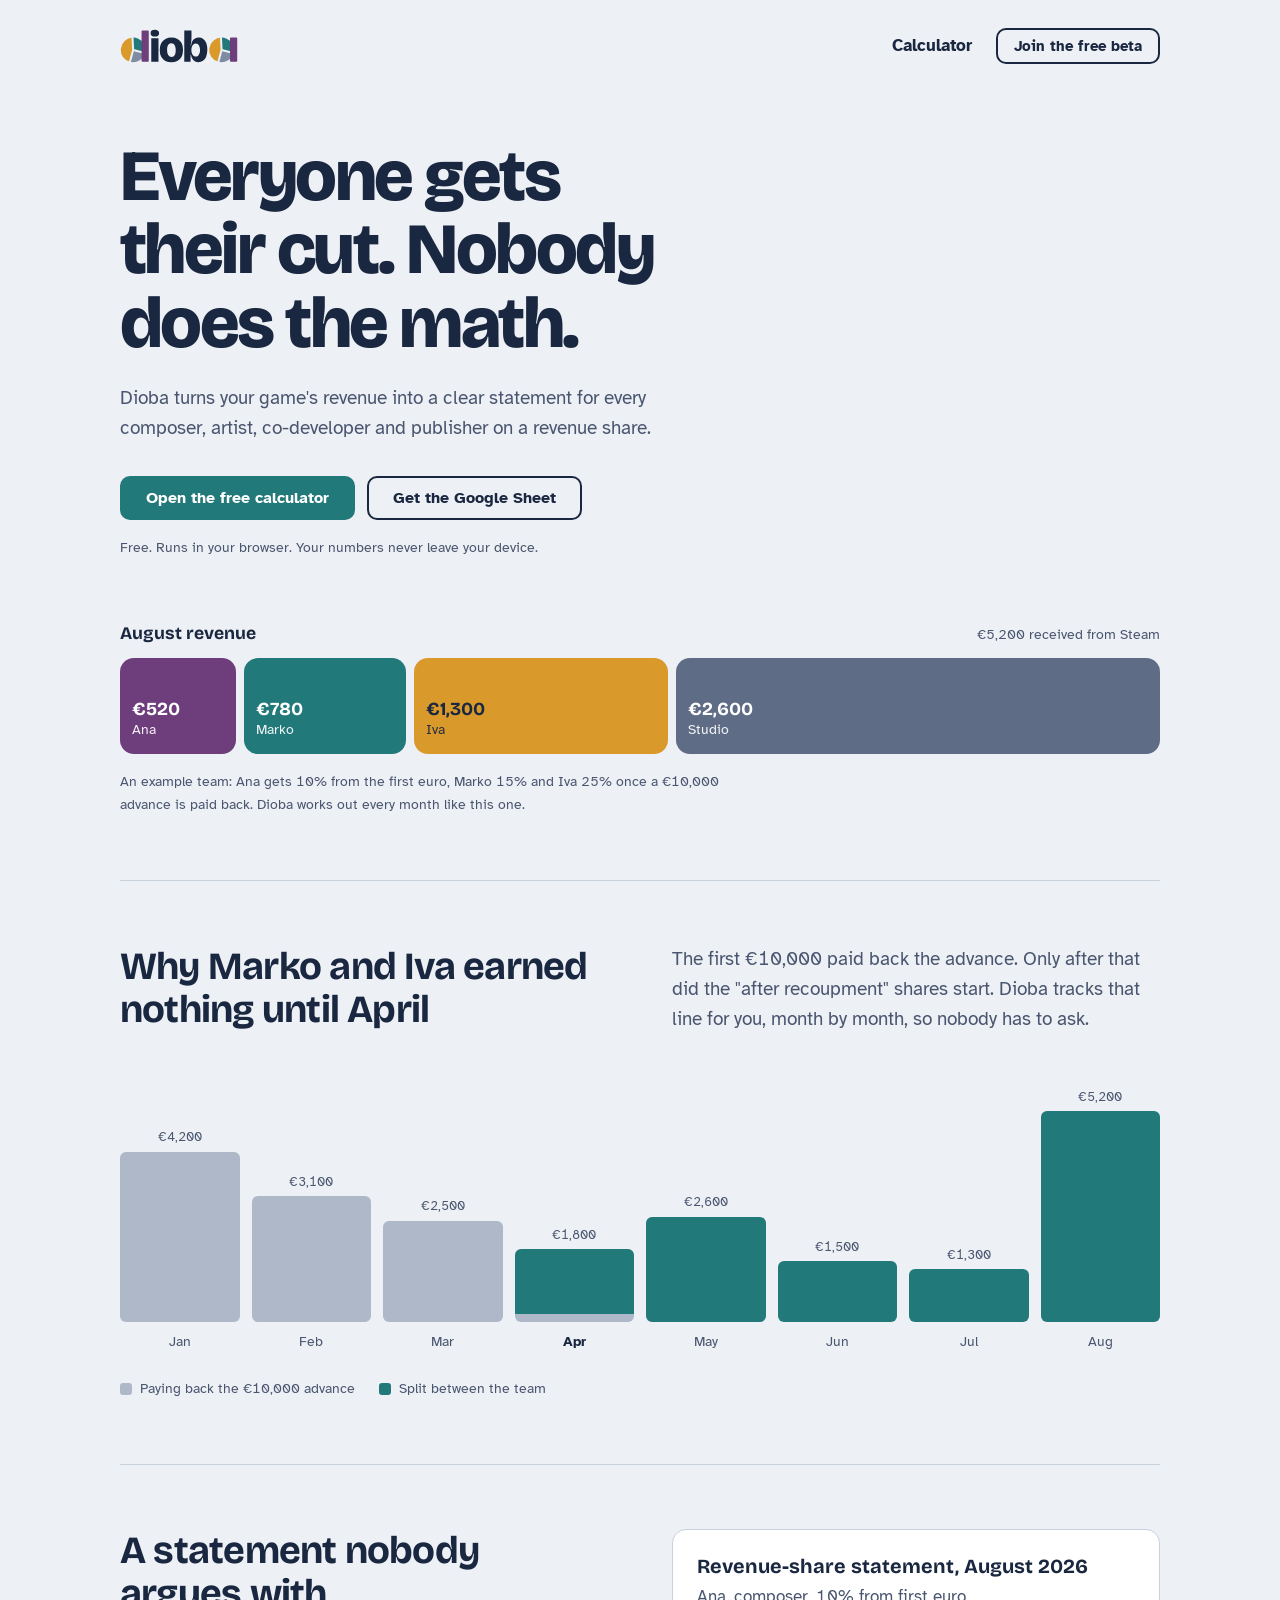
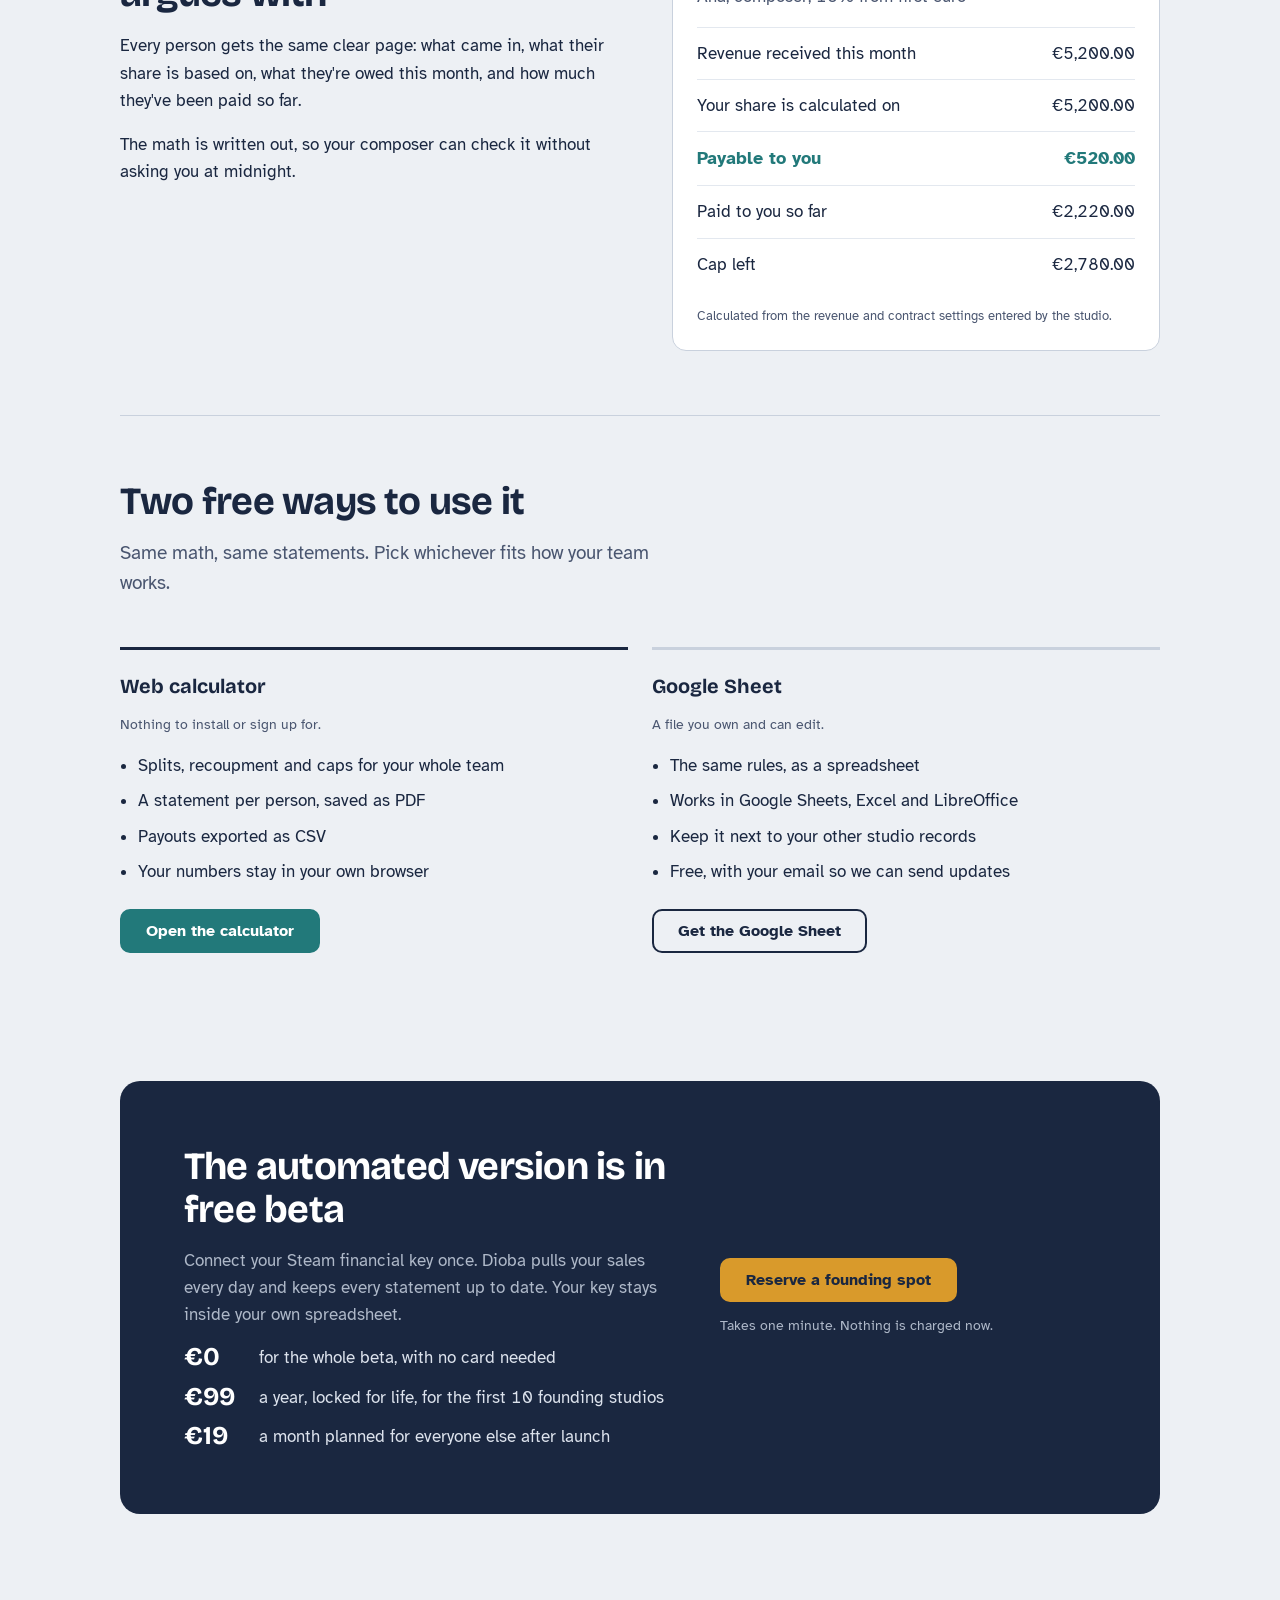
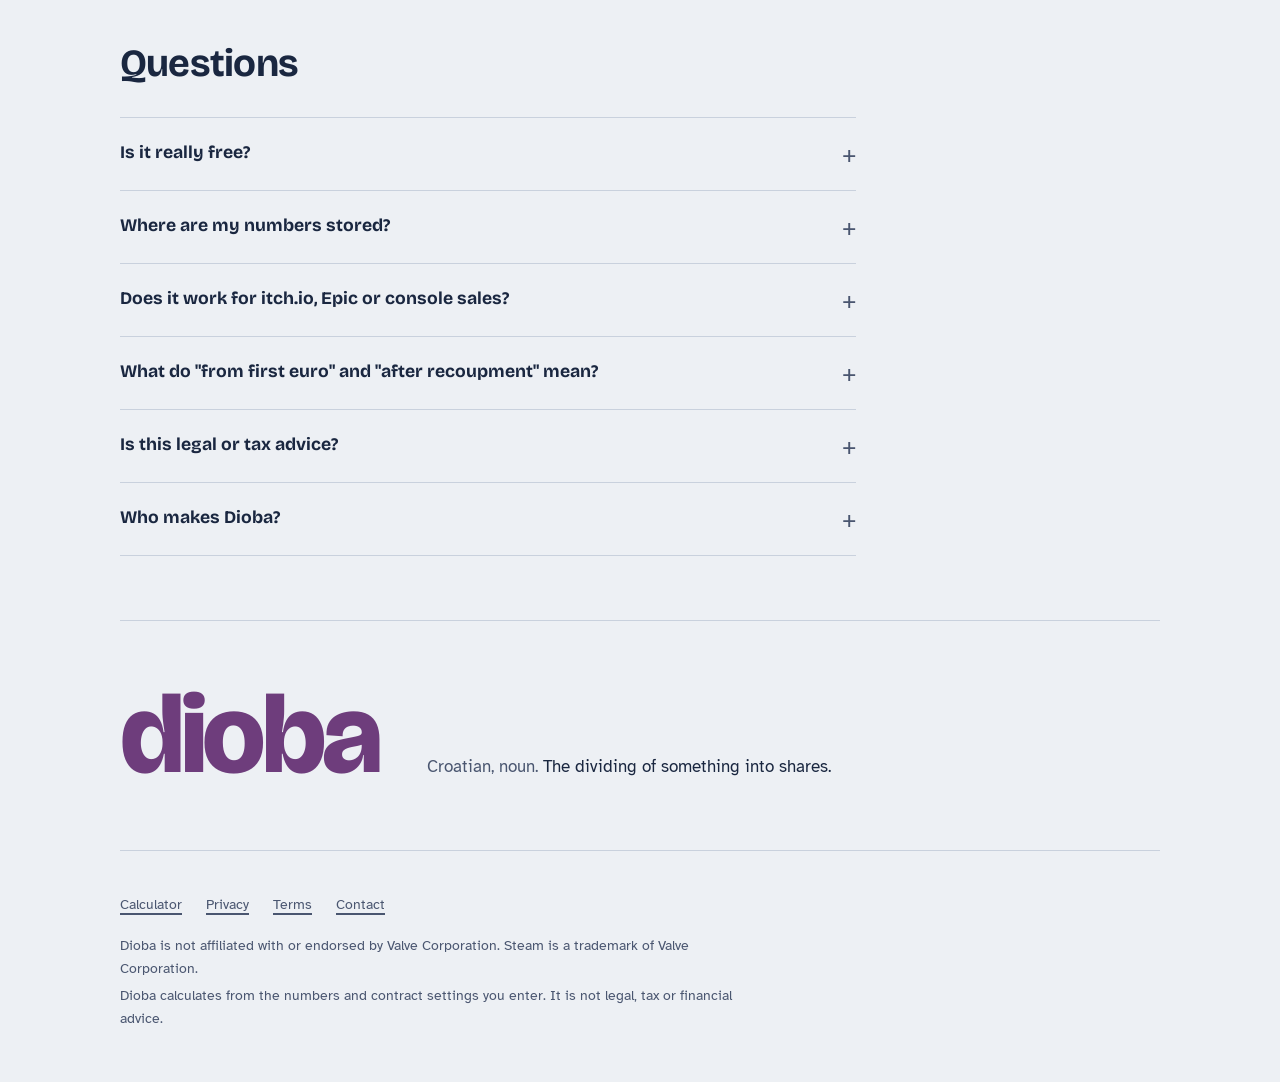
<file: index.html>
<!DOCTYPE html>
<html lang="en">
<head>
<meta charset="utf-8">
<meta name="viewport" content="width=device-width, initial-scale=1">
<title>Rev-Share Calculator &amp; Statements for Indie Game Teams | Dioba</title>
<link rel="canonical" href="https://dioba.app/">
<meta name="description" content="Split your game's revenue between everyone on a revenue share, including recoupment and caps, and give each person a clear statement. Free calculator, runs in your browser.">
<link rel="icon" href="assets/favicon.svg" type="image/svg+xml">
<link rel="icon" href="assets/favicon-32.png" type="image/png" sizes="32x32">
<link rel="manifest" href="site.webmanifest">
<meta name="theme-color" content="#1A2740">
<link rel="apple-touch-icon" href="assets/apple-touch-icon.png">
<meta property="og:type" content="website">
<meta property="og:url" content="https://dioba.app/">
<meta property="og:title" content="Dioba: everyone gets their cut, nobody does the math">
<meta property="og:description" content="Free rev-share calculator for indie game teams: splits, recoupment, caps and a statement for every person.">
<meta property="og:image" content="https://dioba.app/assets/og-image.png">
<meta property="og:image:width" content="2400">
<meta property="og:image:height" content="1260">
<meta property="og:image:alt" content="Dioba logo with the line: Everyone gets their cut. Nobody does the math.">
<meta name="twitter:card" content="summary_large_image">
<link rel="preload" href="assets/fonts/bricolage-grotesque-latin-opsz-normal.woff2" as="font" type="font/woff2" crossorigin>
<link rel="preload" href="assets/fonts/atkinson-hyperlegible-latin-400-normal.woff2" as="font" type="font/woff2" crossorigin>
<link rel="stylesheet" href="assets/tokens.css">
<script type="application/ld+json">[{"@context": "https://schema.org", "@type": "Organization", "name": "Dioba", "url": "https://dioba.app/", "logo": "https://dioba.app/assets/apple-touch-icon.png", "email": "hello@dioba.app"}, {"@context": "https://schema.org", "@type": "FAQPage", "mainEntity": [{"@type": "Question", "name": "Is it really free?", "acceptedAnswer": {"@type": "Answer", "text": "Yes. The web calculator and the Google Sheet are free, with no account. The automated Steam sync is free during the beta; a paid plan comes later, and you decide then whether you want it."}}, {"@type": "Question", "name": "Where are my numbers stored?", "acceptedAnswer": {"@type": "Answer", "text": "In the web calculator, only in your own browser on your own device. Nothing is sent to us. In the Google Sheet, in your own Google account."}}, {"@type": "Question", "name": "Does it work for itch.io, Epic or console sales?", "acceptedAnswer": {"@type": "Answer", "text": "Yes. Type in the revenue you received from any store, and the calculator splits it the same way. The automatic sync starts with Steam."}}, {"@type": "Question", "name": "What do \"from first euro\" and \"after recoupment\" mean?", "acceptedAnswer": {"@type": "Answer", "text": "\"From first euro\" shares are paid on every euro you receive. \"After recoupment\" shares only start once an advance, or your own costs, has been paid back from revenue. Most rev-share disagreements come from never deciding which one applies."}}, {"@type": "Question", "name": "Is this legal or tax advice?", "acceptedAnswer": {"@type": "Answer", "text": "No. Dioba calculates from the numbers and contract settings you enter. For contracts and taxes, talk to a lawyer or accountant."}}, {"@type": "Question", "name": "Who makes Dioba?", "acceptedAnswer": {"@type": "Answer", "text": "A solo developer in Croatia who thinks splitting revenue should be the easy part of making a game together. Write any time: hello@dioba.app."}}]}]</script>
<script src="assets/site.js"></script>
<style>
  section { padding: var(--s-8) 0; }
  section + section { border-top: 1px solid var(--line); }
  #beta, #beta + section { border-top: none; }
  figure { margin: 0; }

  /* Hero */
  .hero { padding: var(--s-7) 0 var(--s-8); border-top: none; }
  .hero .h-hero { max-width: 13ch; margin-bottom: var(--s-5); }
  .hero .lead { margin-bottom: var(--s-6); }
  .actions { display: flex; flex-wrap: wrap; gap: var(--s-3); }
  .reassure { margin: var(--s-4) 0 0; }

  /* Split bar */
  .split { margin-top: var(--s-8); }
  .split-head { display: flex; justify-content: space-between; align-items: baseline; gap: var(--s-4); margin-bottom: var(--s-3); }
  .split-head strong { font: 700 1.1rem/1.2 var(--display); }
  .bar { display: flex; height: 96px; }
  .seg { display: flex; flex-direction: column; justify-content: flex-end; min-width: 0; padding: var(--s-3);
         color: #fff; transition: margin-left 900ms cubic-bezier(.2,.8,.2,1), border-radius 900ms; }
  .seg:first-child { border-radius: var(--r-xl) 0 0 var(--r-xl); }
  .seg:last-child { border-radius: 0 var(--r-xl) var(--r-xl) 0; }
  .bar.open .seg { border-radius: var(--r-lg); }
  .bar.open .seg + .seg { margin-left: var(--s-2); }
  .seg b { font: 700 1.15rem/1.1 var(--display); white-space: nowrap; }
  .seg span { font-size: 0.88rem; opacity: 0.92; white-space: nowrap; overflow: hidden; text-overflow: ellipsis; }
  .seg.s1 { flex: 10; background: var(--seg-1); }
  .seg.s2 { flex: 15; background: var(--seg-2); }
  .seg.s3 { flex: 25; background: var(--seg-3); color: var(--ink); }
  .seg.s4 { flex: 50; background: var(--seg-4); }
  .legend { display: none; list-style: none; margin: var(--s-4) 0 0; padding: 0; }
  .legend li { display: flex; align-items: center; gap: var(--s-3); padding: var(--s-2) 0; border-bottom: 1px solid var(--rule); }
  .legend i { width: 12px; height: 12px; border-radius: 3px; flex: none; }
  .legend b { margin-left: auto; }
  .caption { margin-top: var(--s-4); max-width: 38rem; }

  /* Two-column text + object */
  .pair { display: grid; grid-template-columns: 1fr 1fr; gap: var(--s-8); align-items: start; }
  .pair .h2 { margin-bottom: var(--s-4); }
  .pair p { max-width: var(--measure); }

  /* Recoupment strip */
  .recoup-head { display: grid; grid-template-columns: 1fr 1fr; gap: var(--s-8); margin-bottom: var(--s-7); }
  .recoup-head .h2 { margin-bottom: 0; }
  .strip { display: grid; grid-template-columns: repeat(8, 1fr); gap: var(--s-3); align-items: end; height: 240px; }
  .col { display: flex; flex-direction: column; justify-content: flex-end; height: 100%; }
  .col .amt { font-size: var(--t-micro); color: var(--ink-soft); text-align: center; margin-bottom: var(--s-1); }
  .col .stack { display: flex; flex-direction: column-reverse; border-radius: var(--r-sm); overflow: hidden; }
  .col .paid { background: var(--recoup); }
  .col .shared { background: var(--primary); }
  .months { display: grid; grid-template-columns: repeat(8, 1fr); gap: var(--s-3); margin-top: var(--s-2); }
  .months span { text-align: center; font-size: var(--t-small); color: var(--ink-soft); }
  .months span.mark { color: var(--ink); font-weight: 700; }
  .key { display: flex; flex-wrap: wrap; gap: var(--s-5); margin-top: var(--s-5); font-size: var(--t-small); color: var(--ink-soft); }
  .key span { display: inline-flex; align-items: center; gap: var(--s-2); }
  .key i { width: 12px; height: 12px; border-radius: 3px; display: inline-block; }

  /* Statement card */
  .statement .h3 { margin-bottom: var(--s-1); }
  .statement .who { color: var(--ink-soft); margin: 0 0 var(--s-4); }
  .statement .fine { font-size: var(--t-micro); color: var(--ink-soft); margin: var(--s-4) 0 0; }

  /* Two ways */
  .ways { display: grid; grid-template-columns: 1fr 1fr; gap: var(--s-5); margin-top: var(--s-7); }
  .way { border-top: 3px solid var(--ink); padding-top: var(--s-5); }
  .way .h3 { margin-bottom: var(--s-2); }
  .way ul { margin: var(--s-4) 0 var(--s-5); padding-left: 1.1rem; }
  .way li { margin-bottom: var(--s-2); }
  .way.alt { border-top-color: var(--line); }

  /* Beta */
  .beta { background: var(--ink); color: var(--on-dark); border-radius: var(--r-xl); padding: var(--s-8); display: grid; grid-template-columns: 1.3fr 1fr; gap: var(--s-7); align-items: center; }
  .beta .h2 { color: #fff; margin-bottom: var(--s-4); }
  .beta p { margin: 0 0 var(--s-4); color: var(--on-dark-soft); max-width: var(--measure); }
  .beta dl { margin: 0; display: grid; grid-template-columns: auto 1fr; gap: var(--s-3) var(--s-5); }
  .beta dt { font: 700 1.6rem/1 var(--display); color: #fff; }
  .beta dd { margin: 0; align-self: center; color: var(--on-dark); }
  .beta .cta { display: flex; flex-direction: column; align-items: flex-start; gap: var(--s-3); }
  .beta .cta .small { color: var(--on-dark-soft); }

  /* FAQ */
  .faq { max-width: 46rem; margin-top: var(--s-6); }
  .faq details { border-top: 1px solid var(--line); }
  .faq details:last-child { border-bottom: 1px solid var(--line); }
  .faq summary { list-style: none; cursor: pointer; padding: var(--s-5) 0; font: 700 1.1rem/1.3 var(--display); display: flex; justify-content: space-between; gap: var(--s-4); }
  .faq summary::-webkit-details-marker { display: none; }
  .faq summary::after { content: "+"; font: 400 1.5rem/1 var(--body); color: var(--ink-soft); }
  .faq details[open] summary::after { content: "\2212"; }
  .faq details p { margin: 0 0 var(--s-5); color: var(--ink-soft); max-width: var(--measure); }

  /* Name */
  .word { display: flex; gap: var(--s-7); align-items: baseline; flex-wrap: wrap; }
  .word .big { font: 800 clamp(3.5rem, 10vw, 7rem)/0.9 var(--display); letter-spacing: -0.04em; color: var(--seg-1); }
  .word p { margin: 0; max-width: 32rem; }
  .word em { font-style: normal; color: var(--ink-soft); }

  @media (max-width: 860px) {
    section { padding: var(--s-7) 0; }
    .hero { padding: var(--s-5) 0 var(--s-7); }
    .pair, .recoup-head, .ways, .beta { grid-template-columns: 1fr; gap: var(--s-6); }
    .beta { padding: var(--s-6) var(--s-5); }
  }
  @media (max-width: 640px) {
    .bar { height: 40px; }
    .seg { padding: 0; }
    .seg b, .seg span { display: none; }
    .bar.open .seg + .seg { margin-left: 5px; }
    .bar.open .seg { border-radius: var(--r-sm); }
    .legend { display: block; }
    .strip { gap: 6px; height: 180px; }
    .months { gap: 6px; }
    .months span { font-size: 0.72rem; }
    .col .amt { display: none; }
    .word { gap: var(--s-4); }
  }
</style>
</head>
<body>
<div class="container">
  <header class="site-header">
    <a class="wordmark" href="./"><img src="assets/logo.svg" alt="Dioba home" width="318" height="92"></a>
    <nav class="site-nav" aria-label="Main">
      <a class="nav-link" href="calculator/">Calculator</a>
      <a class="btn btn-sm" data-link="reserve" href="#beta">Join the free beta</a>
    </nav>
  </header>

  <main>
    <section class="hero" aria-labelledby="hero-title">
      <h1 class="h-hero" id="hero-title">Everyone gets their cut. Nobody does the math.</h1>
      <p class="lead">Dioba turns your game's revenue into a clear statement for every composer, artist, co-developer and publisher on a revenue share.</p>
      <div class="actions">
        <a class="btn btn-primary" href="calculator/">Open the free calculator</a>
        <a class="btn" data-link="download" href="#ways">Get the Google Sheet</a>
      </div>
      <p class="reassure small">Free. Runs in your browser. Your numbers never leave your device.</p>

      <figure class="split" aria-label="Example: August revenue of 5,200 euros split between four people">
        <div class="split-head">
          <strong>August revenue</strong>
          <span class="small">€5,200 received from Steam</span>
        </div>
        <div class="bar" id="bar">
          <div class="seg s1"><b>€520</b><span>Ana</span></div>
          <div class="seg s2"><b>€780</b><span>Marko</span></div>
          <div class="seg s3"><b>€1,300</b><span>Iva</span></div>
          <div class="seg s4"><b>€2,600</b><span>Studio</span></div>
        </div>
        <ul class="legend">
          <li><i style="background:var(--seg-1)"></i>Ana, composer<b>€520</b></li>
          <li><i style="background:var(--seg-2)"></i>Marko, artist<b>€780</b></li>
          <li><i style="background:var(--seg-3)"></i>Iva, co-developer<b>€1,300</b></li>
          <li><i style="background:var(--seg-4)"></i>Studio<b>€2,600</b></li>
        </ul>
        <figcaption class="caption small">An example team: Ana gets 10% from the first euro, Marko 15% and Iva 25% once a €10,000 advance is paid back. Dioba works out every month like this one.</figcaption>
      </figure>
    </section>

    <section aria-labelledby="recoup-title">
      <div class="recoup-head">
        <h2 class="h2" id="recoup-title">Why Marko and Iva earned nothing until April</h2>
        <p class="lead">The first €10,000 paid back the advance. Only after that did the "after recoupment" shares start. Dioba tracks that line for you, month by month, so nobody has to ask.</p>
      </div>
      <div class="strip" id="strip" role="img" aria-label="Revenue from January to August. January to March fully pays back the advance; April pays the last 200 euros and 1,600 euros is split; May to August is fully split."></div>
      <div class="months" id="months" aria-hidden="true"></div>
      <div class="key">
        <span><i style="background:var(--recoup)"></i>Paying back the €10,000 advance</span>
        <span><i style="background:var(--primary)"></i>Split between the team</span>
      </div>
    </section>

    <section aria-labelledby="statement-title">
      <div class="pair">
        <div>
          <h2 class="h2" id="statement-title">A statement nobody argues with</h2>
          <p>Every person gets the same clear page: what came in, what their share is based on, what they're owed this month, and how much they've been paid so far.</p>
          <p>The math is written out, so your composer can check it without asking you at midnight.</p>
        </div>
        <div class="card statement" aria-label="Example statement">
          <h3 class="h3">Revenue-share statement, August 2026</h3>
          <p class="who">Ana, composer, 10% from first euro</p>
          <div class="statement-row"><span>Revenue received this month</span><span>€5,200.00</span></div>
          <div class="statement-row"><span>Your share is calculated on</span><span>€5,200.00</span></div>
          <div class="statement-row pay"><span>Payable to you</span><span>€520.00</span></div>
          <div class="statement-row"><span>Paid to you so far</span><span>€2,220.00</span></div>
          <div class="statement-row"><span>Cap left</span><span>€2,780.00</span></div>
          <p class="fine">Calculated from the revenue and contract settings entered by the studio.</p>
        </div>
      </div>
    </section>

    <section id="ways" aria-labelledby="ways-title">
      <h2 class="h2" id="ways-title">Two free ways to use it</h2>
      <p class="lead" style="margin-top: var(--s-4)">Same math, same statements. Pick whichever fits how your team works.</p>
      <div class="ways">
        <div class="way">
          <h3 class="h3">Web calculator</h3>
          <p class="small">Nothing to install or sign up for.</p>
          <ul>
            <li>Splits, recoupment and caps for your whole team</li>
            <li>A statement per person, saved as PDF</li>
            <li>Payouts exported as CSV</li>
            <li>Your numbers stay in your own browser</li>
          </ul>
          <a class="btn btn-primary" href="calculator/">Open the calculator</a>
        </div>
        <div class="way alt">
          <h3 class="h3">Google Sheet</h3>
          <p class="small">A file you own and can edit.</p>
          <ul>
            <li>The same rules, as a spreadsheet</li>
            <li>Works in Google Sheets, Excel and LibreOffice</li>
            <li>Keep it next to your other studio records</li>
            <li>Free, with your email so we can send updates</li>
          </ul>
          <a class="btn" data-link="download" href="#ways">Get the Google Sheet</a>
        </div>
      </div>
    </section>

    <section id="beta" aria-labelledby="beta-title">
      <div class="beta on-dark">
        <div>
          <h2 class="h2" id="beta-title">The automated version is in free beta</h2>
          <p>Connect your Steam financial key once. Dioba pulls your sales every day and keeps every statement up to date. Your key stays inside your own spreadsheet.</p>
          <dl>
            <dt>€0</dt><dd>for the whole beta, with no card needed</dd>
            <dt>€99</dt><dd>a year, locked for life, for the first 10 founding studios</dd>
            <dt>€19</dt><dd>a month planned for everyone else after launch</dd>
          </dl>
        </div>
        <div class="cta">
          <a class="btn btn-accent" data-link="reserve" href="#beta">Reserve a founding spot</a>
          <span class="small">Takes one minute. Nothing is charged now.</span>
        </div>
      </div>
    </section>

    <section aria-labelledby="faq-title">
      <h2 class="h2" id="faq-title">Questions</h2>
      <div class="faq">
        <details>
          <summary>Is it really free?</summary>
          <p>Yes. The web calculator and the Google Sheet are free, with no account. The automated Steam sync is free during the beta; a paid plan comes later, and you decide then whether you want it.</p>
        </details>
        <details>
          <summary>Where are my numbers stored?</summary>
          <p>In the web calculator, only in your own browser on your own device. Nothing is sent to us. In the Google Sheet, in your own Google account.</p>
        </details>
        <details>
          <summary>Does it work for itch.io, Epic or console sales?</summary>
          <p>Yes. Type in the revenue you received from any store, and the calculator splits it the same way. The automatic sync starts with Steam.</p>
        </details>
        <details>
          <summary>What do "from first euro" and "after recoupment" mean?</summary>
          <p>"From first euro" shares are paid on every euro you receive. "After recoupment" shares only start once an advance, or your own costs, has been paid back from revenue. Most rev-share disagreements come from never deciding which one applies.</p>
        </details>
        <details>
          <summary>Is this legal or tax advice?</summary>
          <p>No. Dioba calculates from the numbers and contract settings you enter. For contracts and taxes, talk to a lawyer or accountant.</p>
        </details>
        <details>
          <summary>Who makes Dioba?</summary>
          <p>A solo developer in Croatia who thinks splitting revenue should be the easy part of making a game together. Write any time: <a data-link="email" data-show href="mailto:hello@dioba.app">hello@dioba.app</a>.</p>
        </details>
      </div>
    </section>

    <section aria-labelledby="word-title">
      <div class="word">
        <span class="big" id="word-title">dioba</span>
        <p><em>Croatian, noun.</em> The dividing of something into shares.</p>
      </div>
    </section>
  </main>

  <footer class="site-footer">
    <nav aria-label="Footer">
      <a href="calculator/">Calculator</a>
      <a href="privacy.html">Privacy</a>
      <a href="terms.html">Terms</a>
      <a data-link="email" href="mailto:hello@dioba.app">Contact</a>
    </nav>
    <p>Dioba is not affiliated with or endorsed by Valve Corporation. Steam is a trademark of Valve Corporation.</p>
    <p>Dioba calculates from the numbers and contract settings you enter. It is not legal, tax or financial advice.</p>
  </footer>
</div>

<script src="calculator/engine.js"></script>
<script>
(function () {
  // Split bar: open once after load
  var bar = document.getElementById('bar');
  if (window.matchMedia('(prefers-reduced-motion: reduce)').matches) bar.classList.add('open');
  else setTimeout(function () { bar.classList.add('open'); }, 500);

  // Recoupment strip, computed with the same engine as the calculator
  if (!window.DiobaEngine) return;
  var r = DiobaEngine.compute(DiobaEngine.exampleInput());
  var max = Math.max.apply(null, r.months.map(function (m) { return m.revenue; }));
  var names = ['Jan', 'Feb', 'Mar', 'Apr', 'May', 'Jun', 'Jul', 'Aug'];
  var strip = document.getElementById('strip'), months = document.getElementById('months');
  r.months.forEach(function (m, i) {
    var col = document.createElement('div'); col.className = 'col';
    var amt = document.createElement('div'); amt.className = 'amt'; amt.textContent = '€' + m.revenue.toLocaleString('en-US');
    var stack = document.createElement('div'); stack.className = 'stack';
    stack.style.height = (m.revenue / max * 88) + '%';
    var paid = document.createElement('div'); paid.className = 'paid'; paid.style.flex = String(m.recouped);
    var shared = document.createElement('div'); shared.className = 'shared'; shared.style.flex = String(m.available);
    stack.appendChild(paid); stack.appendChild(shared);
    col.appendChild(amt); col.appendChild(stack); strip.appendChild(col);
    var lab = document.createElement('span'); lab.textContent = names[i];
    if (m.recouped > 0 && m.available > 0) lab.className = 'mark';
    months.appendChild(lab);
  });
})();
</script>
</body>
</html>
</file>
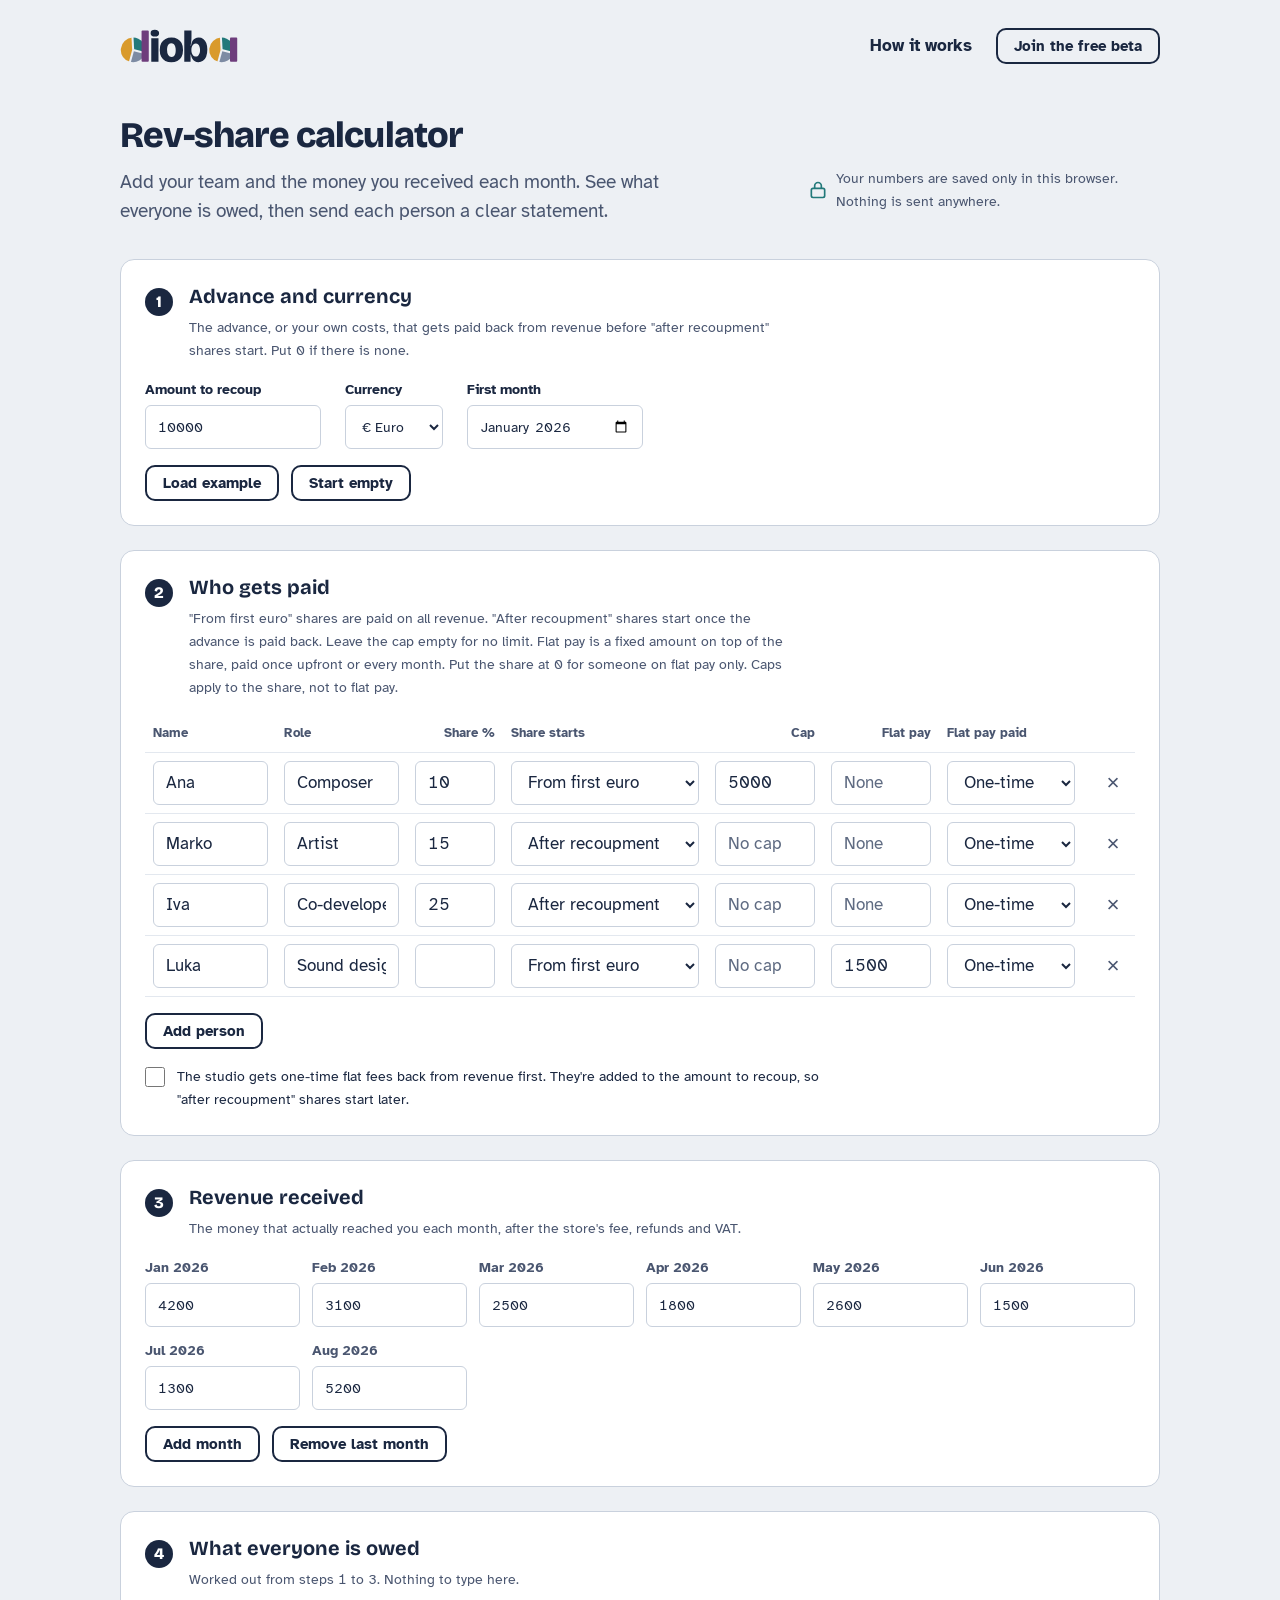
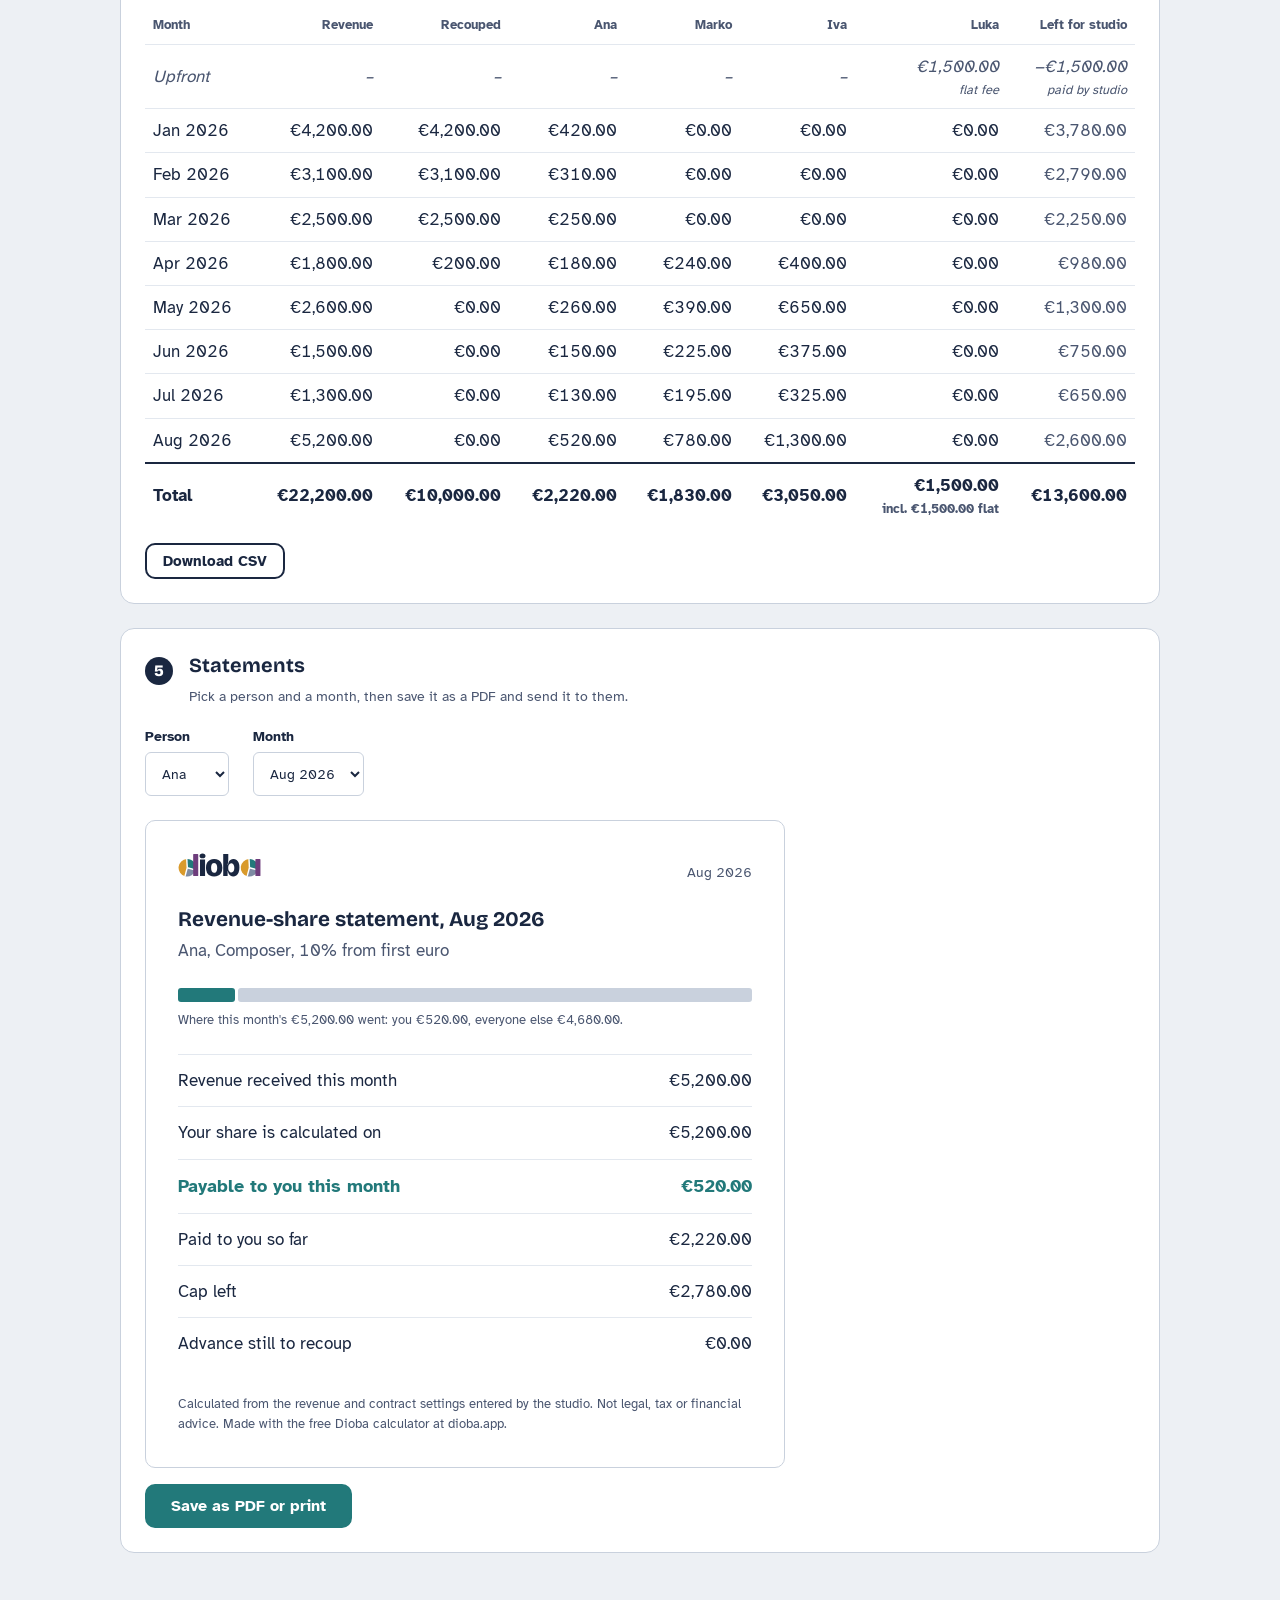
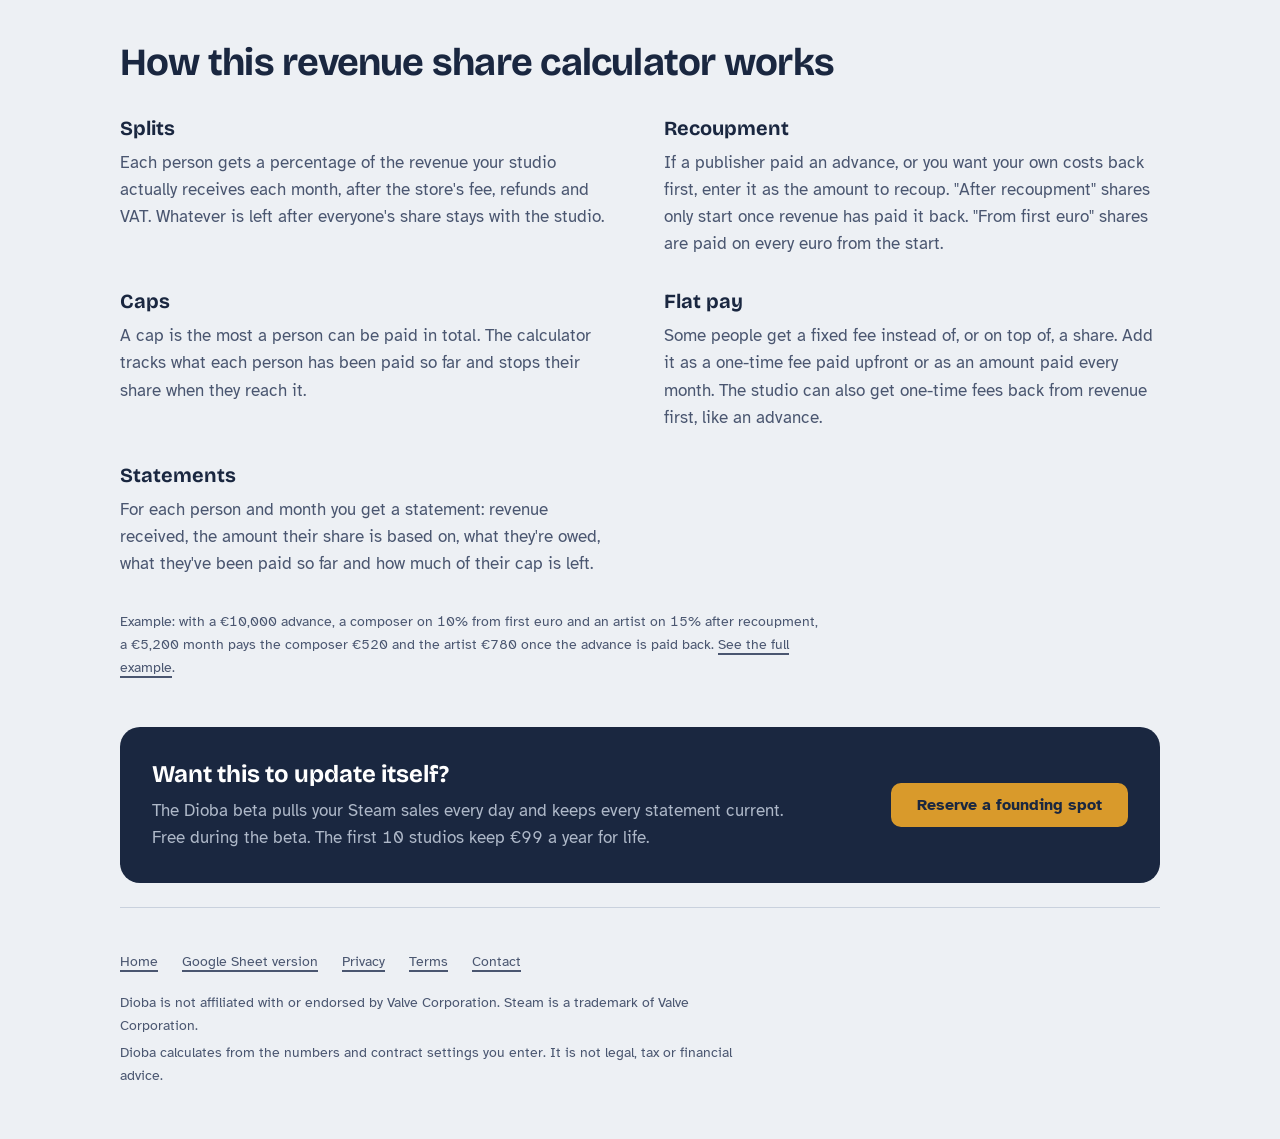
<file: calculator/index.html>
<!DOCTYPE html>
<html lang="en">
<head>
<meta charset="utf-8">
<meta name="viewport" content="width=device-width, initial-scale=1">
<title>Rev-Share Calculator for Games (Free): Recoupment, Caps, Statements | Dioba</title>
<link rel="canonical" href="https://dioba.app/calculator/">
<meta name="description" content="Split your game's revenue between everyone on a revenue share. Recoupment, caps and a statement for every person. Free, runs in your browser.">
<link rel="icon" href="../assets/favicon.svg" type="image/svg+xml">
<link rel="icon" href="../assets/favicon-32.png" type="image/png" sizes="32x32">
<link rel="manifest" href="../site.webmanifest">
<meta name="theme-color" content="#1A2740">
<link rel="apple-touch-icon" href="../assets/apple-touch-icon.png">
<meta property="og:type" content="website">
<meta property="og:url" content="https://dioba.app/calculator/">
<meta property="og:title" content="Free rev-share calculator for game teams">
<meta property="og:description" content="Splits, recoupment, caps and a statement for every person. Runs in your browser.">
<meta property="og:image" content="https://dioba.app/assets/og-image.png">
<meta property="og:image:width" content="2400">
<meta property="og:image:height" content="1260">
<meta property="og:image:alt" content="Dioba logo with the line: Everyone gets their cut. Nobody does the math.">
<meta name="twitter:card" content="summary_large_image">
<link rel="preload" href="../assets/fonts/bricolage-grotesque-latin-opsz-normal.woff2" as="font" type="font/woff2" crossorigin>
<link rel="preload" href="../assets/fonts/atkinson-hyperlegible-latin-400-normal.woff2" as="font" type="font/woff2" crossorigin>
<link rel="stylesheet" href="../assets/tokens.css">
<script type="application/ld+json">{"@context": "https://schema.org", "@type": "WebApplication", "name": "Dioba Rev-Share Calculator", "url": "https://dioba.app/calculator/", "applicationCategory": "FinanceApplication", "operatingSystem": "Any (runs in the browser)", "isAccessibleForFree": true, "offers": {"@type": "Offer", "price": "0", "priceCurrency": "EUR"}, "description": "Free revenue-share calculator for indie game teams. Splits monthly game revenue between team members by percentage, handles advance recoupment and payout caps, and creates a statement for each person.", "featureList": ["Percentage splits for every team member", "From first euro or after recoupment", "Advance and cost recoupment", "Payout caps","Flat pay (one-time or monthly) on its own or with a share", "Per-person monthly statements as PDF", "CSV export", "Data stays in the browser"], "publisher": {"@type": "Organization", "name": "Dioba", "url": "https://dioba.app/"}}</script>
<script src="../assets/site.js"></script>
<style>
  .intro { padding: var(--s-5) 0 var(--s-6); display: flex; justify-content: space-between; align-items: flex-end; gap: var(--s-5); flex-wrap: wrap; }
  .intro .h1 { margin-bottom: var(--s-3); }
  .privacy-note { display: flex; gap: var(--s-2); align-items: center; font-size: var(--t-small); color: var(--ink-soft); max-width: 22rem; }
  .privacy-note svg { flex: none; color: var(--primary); }

  .step { margin-bottom: var(--s-5); }
  .step-head { display: flex; gap: var(--s-4); align-items: baseline; margin-bottom: var(--s-1); }
  .step-num { font: 800 1rem/1 var(--display); color: var(--surface); background: var(--ink); width: 28px; height: 28px; border-radius: 50%;
              display: inline-flex; align-items: center; justify-content: center; flex: none; transform: translateY(4px); }
  .hint { color: var(--ink-soft); font-size: var(--t-small); margin: 0 0 var(--s-4); max-width: 40rem; }
  .step .hint { padding-left: 44px; }

  .field { display: inline-flex; flex-direction: column; gap: var(--s-1); font-weight: 700; font-size: var(--t-small); }
  .fields { display: flex; flex-wrap: wrap; gap: var(--s-4) var(--s-5); align-items: flex-end; }
  .fields input[type=number] { width: 11rem; }

  table { width: 100%; border-collapse: collapse; }
  th, td { text-align: left; padding: var(--s-2); border-bottom: 1px solid var(--rule); vertical-align: middle; }
  th { font-size: var(--t-micro); color: var(--ink-soft); font-weight: 700; }
  td input, td select { width: 100%; }
  .num { text-align: right; }
  .scroll { position: relative; overflow-x: auto; -webkit-overflow-scrolling: touch; }
  table.team { min-width: 940px; table-layout: fixed; }
  table.team th:nth-child(3) { width: 6rem; } table.team th:nth-child(4) { width: 12.75rem; }
  table.team th:nth-child(5) { width: 7.25rem; } table.team th:nth-child(6) { width: 7.25rem; }
  table.team th:nth-child(7) { width: 9rem; } table.team th:nth-child(8) { width: 52px; }
  .check { display: flex; gap: var(--s-3); align-items: flex-start; margin-top: var(--s-4); font-size: var(--t-small); max-width: 44rem; cursor: pointer; }
  .check input { width: 20px; height: 20px; margin: 2px 0 0; flex: none; accent-color: var(--primary); }
  .check[hidden] { display: none; }
  .results td small { display: block; font-size: var(--t-micro); color: var(--ink-soft); }
  .results tr.upfront td { color: var(--ink-soft); font-style: italic; }
  .remove { width: 44px; height: 44px; border: none; background: none; color: var(--ink-soft); font-size: 1.4rem; line-height: 1; cursor: pointer; border-radius: var(--r-sm); }
  .remove:hover { color: var(--error); background: var(--paper); }
  .row-actions { display: flex; gap: var(--s-3); flex-wrap: wrap; align-items: center; margin-top: var(--s-4); }
  .warn { color: var(--error); font-weight: 700; font-size: var(--t-small); margin-top: var(--s-3); }
  .warn:empty { display: none; }
  .status { font-size: var(--t-small); color: var(--ink-soft); }

  .months { display: grid; grid-template-columns: repeat(auto-fill, minmax(9.5rem, 1fr)); gap: var(--s-3); }
  .months label { display: flex; flex-direction: column; font-size: var(--t-small); font-weight: 700; color: var(--ink-soft); gap: var(--s-1); }

  .results th, .results td { white-space: nowrap; }
  .results tbody tr:hover { background: var(--paper); }
  .results tfoot td { font-weight: 700; border-top: 2px solid var(--ink); border-bottom: none; }
  .results .studio { color: var(--ink-soft); }

  .st-pickers { display: flex; flex-wrap: wrap; gap: var(--s-4) var(--s-5); margin-bottom: var(--s-5); }
  .st-paper { border: 1px solid var(--line); border-radius: var(--r-md); padding: var(--s-6); max-width: 40rem; }
  .st-paper .brand { display: flex; justify-content: space-between; align-items: baseline; margin-bottom: var(--s-5); }
  .st-paper .brand .st-logo { height: 24px; width: auto; }
  .st-paper h3 { font: 700 1.3rem/1.2 var(--display); margin: 0 0 var(--s-1); }
  .st-paper .who { color: var(--ink-soft); margin: 0 0 var(--s-5); }
  .st-split { display: flex; height: 14px; gap: 3px; margin: 0 0 var(--s-2); }
  .st-split div { border-radius: 3px; min-width: 3px; }
  .st-split-key { font-size: var(--t-micro); color: var(--ink-soft); margin: 0 0 var(--s-5); }
  .fine { font-size: var(--t-micro); color: var(--ink-soft); margin: var(--s-5) 0 0; }

  .beta-strip { background: var(--ink); color: var(--on-dark); border-radius: var(--r-xl); padding: var(--s-6); display: flex; gap: var(--s-5); align-items: center; justify-content: space-between; flex-wrap: wrap; margin: var(--s-7) 0 var(--s-5); }
  .beta-strip .h3 { color: #fff; font-size: 1.5rem; margin-bottom: var(--s-2); }
  .beta-strip p { margin: 0; max-width: 40rem; color: var(--on-dark-soft); }

  .explainer { padding: var(--s-8) 0 0; }
  .explainer .h2 { margin-bottom: var(--s-6); }
  .explainer-grid { display: grid; grid-template-columns: repeat(2, 1fr); gap: var(--s-6) var(--s-7); margin-bottom: var(--s-6); }
  .explainer-grid p { margin: var(--s-2) 0 0; color: var(--ink-soft); max-width: var(--measure); }
  .explainer > .small { max-width: 44rem; }
  @media (max-width: 640px) {
    .explainer-grid { grid-template-columns: 1fr; gap: var(--s-5); }
    .card { padding: var(--s-4); }
    .step .hint { padding-left: 0; }
    .st-paper { padding: var(--s-4); }
    .beta-strip { padding: var(--s-5); }
    .fields .field, .fields input[type=number], .fields select, .fields input[type=month] { width: 100%; }
    .team-wrap { overflow: visible; }
    table.team { min-width: 0; table-layout: auto; }
    table.team thead { display: none; }
    table.team, table.team tbody { display: block; }
    table.team tr { display: grid; grid-template-columns: 1fr 1fr; gap: var(--s-3); padding: var(--s-4) 0; border-bottom: 1px solid var(--rule);  grid-template-areas: 'name role' 'share cap' 'starts starts' 'flat flatwhen' 'del del'; }
    table.team td:nth-child(1) { grid-area: name; } table.team td:nth-child(2) { grid-area: role; }
    table.team td:nth-child(3) { grid-area: share; } table.team td:nth-child(4) { grid-area: starts; }
    table.team td:nth-child(5) { grid-area: cap; } table.team td:nth-child(6) { grid-area: flat; }
    table.team td:nth-child(7) { grid-area: flatwhen; } table.team td:nth-child(8) { grid-area: del; }
    table.team .remove { width: auto; padding: 0 var(--s-2); font-size: var(--t-small); font-weight: 700; display: inline-flex; align-items: center; gap: var(--s-1); }
    table.team .remove::after { content: "Remove"; }
    table.team td { display: flex; flex-direction: column; gap: var(--s-1); padding: 0; border: none; width: auto !important; text-align: left; }
    table.team td::before { content: attr(data-label); font-size: var(--t-micro); font-weight: 700; color: var(--ink-soft); }
    table.team td:last-child { justify-content: flex-end; align-items: flex-end; }
    table.team td:last-child::before { content: none; }
    table.team select { min-width: 0; }
    .scroll-hint { display: block; }
  }
  .scroll-hint { display: none; font-size: var(--t-micro); color: var(--ink-soft); margin: var(--s-2) 0 0; }
  @media print {
    @page { margin: 18mm; }
    body { background: #fff; }
    body * { visibility: hidden; }
    #stPaper, #stPaper * { visibility: visible; }
    #stPaper { position: absolute; left: 0; top: 0; width: 100%; max-width: none; border: none; padding: 0; }
    .st-split div { -webkit-print-color-adjust: exact; print-color-adjust: exact; }
  }
</style>
</head>
<body>
<div class="container">
  <header class="site-header">
    <a class="wordmark" href="../"><img src="../assets/logo.svg" alt="Dioba home" width="318" height="92"></a>
    <nav class="site-nav" aria-label="Main">
      <a class="nav-link" href="../">How it works</a>
      <a class="btn btn-sm" data-link="reserve" href="../#beta">Join the free beta</a>
    </nav>
  </header>

  <main>
    <div class="intro">
      <div>
        <h1 class="h1">Rev-share calculator</h1>
        <p class="lead">Add your team and the money you received each month. See what everyone is owed, then send each person a clear statement.</p>
      </div>
      <p class="privacy-note"><svg width="20" height="20" viewBox="0 0 24 24" fill="none" stroke="currentColor" stroke-width="2" aria-hidden="true"><rect x="4" y="10" width="16" height="11" rx="2"/><path d="M8 10V7a4 4 0 0 1 8 0v3"/></svg>Your numbers are saved only in this browser. Nothing is sent anywhere.</p>
    </div>

    <section class="card step" aria-labelledby="settings-h">
      <div class="step-head"><span class="step-num" aria-hidden="true">1</span><h2 class="h3" id="settings-h">Advance and currency</h2></div>
      <p class="hint">The advance, or your own costs, that gets paid back from revenue before "after recoupment" shares start. Put 0 if there is none.</p>
      <div class="fields">
        <label class="field">Amount to recoup <input id="advance" type="number" min="0" step="0.01" inputmode="decimal" placeholder="0"></label>
        <label class="field">Currency
          <select id="currency"><option value="€">€ Euro</option><option value="$">$ Dollar</option><option value="£">£ Pound</option></select>
        </label>
        <label class="field">First month <input id="startMonth" type="month"></label>
      </div>
      <div class="row-actions">
        <button class="btn btn-sm" id="loadExample" type="button">Load example</button>
        <button class="btn btn-sm" id="clearAll" type="button">Start empty</button>
        <span class="status" id="status" role="status" aria-live="polite"></span>
      </div>
    </section>

    <section class="card step" aria-labelledby="team-h">
      <div class="step-head"><span class="step-num" aria-hidden="true">2</span><h2 class="h3" id="team-h">Who gets paid</h2></div>
      <p class="hint" id="teamHint">"From first euro" shares are paid on all revenue. "After recoupment" shares start once the advance is paid back. Leave the cap empty for no limit.</p>
      <div class="scroll team-wrap">
        <table class="team">
          <thead><tr><th>Name</th><th>Role</th><th class="num">Share %</th><th>Share starts</th><th class="num">Cap</th><th class="num">Flat pay</th><th>Flat pay paid</th><th><span class="sr-only">Remove</span></th></tr></thead>
          <tbody id="teamBody"></tbody>
        </table>
      </div>
      <div class="row-actions"><button class="btn btn-sm" id="addPerson" type="button">Add person</button></div>
      <label class="check" id="recoupFlatWrap" hidden><input type="checkbox" id="recoupFlat"> <span>The studio gets one-time flat fees back from revenue first. They're added to the amount to recoup, so "after recoupment" shares start later.</span></label>
      <div id="shareWarn" class="warn" role="status"></div>
    </section>

    <section class="card step" aria-labelledby="rev-h">
      <div class="step-head"><span class="step-num" aria-hidden="true">3</span><h2 class="h3" id="rev-h">Revenue received</h2></div>
      <p class="hint">The money that actually reached you each month, after the store's fee, refunds and VAT.</p>
      <div class="months" id="months"></div>
      <div class="row-actions">
        <button class="btn btn-sm" id="addMonth" type="button">Add month</button>
        <button class="btn btn-sm" id="removeMonth" type="button">Remove last month</button>
      </div>
    </section>

    <section class="card step" aria-labelledby="pay-h">
      <div class="step-head"><span class="step-num" aria-hidden="true">4</span><h2 class="h3" id="pay-h">What everyone is owed</h2></div>
      <p class="hint">Worked out from steps 1 to 3. Nothing to type here.</p>
      <div class="scroll" tabindex="0" role="region" aria-label="Payouts per month"><table class="results" id="results"></table></div>
      <p class="scroll-hint" aria-hidden="true">Swipe the table sideways to see everyone.</p>
      <div class="row-actions"><button class="btn btn-sm" id="csv" type="button">Download CSV</button></div>
    </section>

    <section class="card step" aria-labelledby="st-h">
      <div class="step-head"><span class="step-num" aria-hidden="true">5</span><h2 class="h3" id="st-h">Statements</h2></div>
      <p class="hint">Pick a person and a month, then save it as a PDF and send it to them.</p>
      <div class="st-pickers">
        <label class="field">Person <select id="stPerson"></select></label>
        <label class="field">Month <select id="stMonth"></select></label>
      </div>
      <div class="st-paper" id="stPaper"></div>
      <div class="row-actions"><button class="btn btn-primary" id="print" type="button">Save as PDF or print</button></div>
    </section>

    <section class="explainer" aria-labelledby="how-h">
      <h2 class="h2" id="how-h">How this revenue share calculator works</h2>
      <div class="explainer-grid">
        <div>
          <h3 class="h3">Splits</h3>
          <p>Each person gets a percentage of the revenue your studio actually receives each month, after the store's fee, refunds and VAT. Whatever is left after everyone's share stays with the studio.</p>
        </div>
        <div>
          <h3 class="h3">Recoupment</h3>
          <p>If a publisher paid an advance, or you want your own costs back first, enter it as the amount to recoup. "After recoupment" shares only start once revenue has paid it back. "From first euro" shares are paid on every euro from the start.</p>
        </div>
        <div>
          <h3 class="h3">Caps</h3>
          <p>A cap is the most a person can be paid in total. The calculator tracks what each person has been paid so far and stops their share when they reach it.</p>
        </div>
        <div>
          <h3 class="h3">Flat pay</h3>
          <p>Some people get a fixed fee instead of, or on top of, a share. Add it as a one-time fee paid upfront or as an amount paid every month. The studio can also get one-time fees back from revenue first, like an advance.</p>
        </div>
        <div>
          <h3 class="h3">Statements</h3>
          <p>For each person and month you get a statement: revenue received, the amount their share is based on, what they're owed, what they've been paid so far and how much of their cap is left.</p>
        </div>
      </div>
      <p class="small">Example: with a €10,000 advance, a composer on 10% from first euro and an artist on 15% after recoupment, a €5,200 month pays the composer €520 and the artist €780 once the advance is paid back. <a href="../#recoup-title">See the full example</a>.</p>
    </section>

    <section class="beta-strip on-dark" aria-labelledby="beta-h">
      <div>
        <h2 class="h3" id="beta-h">Want this to update itself?</h2>
        <p>The Dioba beta pulls your Steam sales every day and keeps every statement current. Free during the beta. The first 10 studios keep €99 a year for life.</p>
      </div>
      <a class="btn btn-accent" data-link="reserve" href="../#beta">Reserve a founding spot</a>
    </section>
  </main>

  <footer class="site-footer">
    <nav aria-label="Footer">
      <a href="../">Home</a>
      <a data-link="download" href="../#ways">Google Sheet version</a>
      <a href="../privacy.html">Privacy</a>
      <a href="../terms.html">Terms</a>
      <a data-link="email" href="mailto:hello@dioba.app">Contact</a>
    </nav>
    <p>Dioba is not affiliated with or endorsed by Valve Corporation. Steam is a trademark of Valve Corporation.</p>
    <p>Dioba calculates from the numbers and contract settings you enter. It is not legal, tax or financial advice.</p>
  </footer>
</div>

<script src="engine.js"></script>
<script>
(function () {
  var KEY = 'dioba-calc-v1';
  var state;

  function blank() {
    var d = new Date();
    return { advance: 0, currency: '€', startMonth: d.getFullYear() + '-' + String(d.getMonth() + 1).padStart(2, '0'),
             team: [{ name: '', role: '', share: 0.1, starts: 'first', cap: null, flat: null, flatWhen: 'once' }], revenue: [0, 0, 0], recoupFlat: false };
  }
  function load() {
    try { var s = JSON.parse(localStorage.getItem(KEY)); if (s && s.team && s.revenue) return s; } catch (e) {}
    return DiobaEngine.exampleInput();
  }
  function save() { try { localStorage.setItem(KEY, JSON.stringify(state)); } catch (e) {} }

  var MONTHS = ['Jan','Feb','Mar','Apr','May','Jun','Jul','Aug','Sep','Oct','Nov','Dec'];
  function monthLabel(i) {
    var parts = String(state.startMonth || '2026-01').split('-');
    var y = parseInt(parts[0], 10) || 2026, mo = (parseInt(parts[1], 10) || 1) - 1 + i;
    y += Math.floor(mo / 12); mo = ((mo % 12) + 12) % 12;
    return MONTHS[mo] + ' ' + y;
  }
  function money(x) {
    var v = Math.abs(x) < 0.005 ? 0 : x;
    return (v < 0 ? '\u2212' : '') + state.currency + Math.abs(v).toLocaleString('en-US', { minimumFractionDigits: 2, maximumFractionDigits: 2 });
  }
  var UNIT = { '€': 'euro', '$': 'dollar', '£': 'pound' };
  function firstLabel() { return 'From first ' + (UNIT[state.currency] || 'euro'); }
  function personName(p, i) { return (p.name && p.name.trim()) || 'Person ' + (i + 1); }
  function el(tag, attrs, text) {
    var e = document.createElement(tag);
    for (var k in (attrs || {})) { if (k === 'class') e.className = attrs[k]; else e.setAttribute(k, attrs[k]); }
    if (text !== undefined) e.textContent = text;
    return e;
  }

  function renderInputs() {
    document.getElementById('advance').value = state.advance || '';
    document.getElementById('currency').value = state.currency;
    document.getElementById('startMonth').value = state.startMonth;
    var tb = document.getElementById('teamBody'); tb.innerHTML = '';
    state.team.forEach(function (p, i) {
      var tr = el('tr');
      var name = el('input', { type: 'text', 'aria-label': 'Name', placeholder: 'Name', value: p.name || '' });
      var role = el('input', { type: 'text', 'aria-label': 'Role', placeholder: 'e.g. Composer', value: p.role || '' });
      var share = el('input', { 'aria-label': 'Share %', type: 'number', min: '0', max: '100', step: '0.1', inputmode: 'decimal',
                                 value: p.share ? +(p.share * 100).toFixed(4) : '' });
      var starts = el('select', { 'aria-label': 'Share starts' });
      [['first', firstLabel()], ['after', 'After recoupment']].forEach(function (o) {
        var opt = el('option', { value: o[0] }, o[1]); if (p.starts === o[0]) opt.selected = true; starts.appendChild(opt);
      });
      var cap = el('input', { 'aria-label': 'Cap', type: 'number', min: '0', step: '0.01', inputmode: 'decimal', placeholder: 'No cap',
                               value: p.cap === null || p.cap === undefined ? '' : p.cap });
      var flat = el('input', { 'aria-label': 'Flat pay', type: 'number', min: '0', step: '0.01', inputmode: 'decimal', placeholder: 'None',
                                value: p.flat === null || p.flat === undefined || p.flat === 0 ? '' : p.flat });
      var flatWhen = el('select', { 'aria-label': 'Flat pay paid' });
      [['once', 'One-time'], ['monthly', 'Monthly']].forEach(function (o) {
        var opt = el('option', { value: o[0] }, o[1]); if ((p.flatWhen || 'once') === o[0]) opt.selected = true; flatWhen.appendChild(opt);
      });
      var del = el('button', { class: 'remove', type: 'button', 'aria-label': 'Remove ' + personName(p, i), title: 'Remove' }, '×');
      name.oninput = function () { p.name = name.value; del.setAttribute('aria-label', 'Remove ' + personName(p, i)); update(); };
      role.oninput = function () { p.role = role.value; update(); };
      share.oninput = function () { p.share = (parseFloat(share.value) || 0) / 100; update(); };
      starts.onchange = function () { p.starts = starts.value; update(); };
      cap.oninput = function () { p.cap = cap.value === '' ? null : parseFloat(cap.value) || 0; update(); };
      flat.oninput = function () { p.flat = flat.value === '' ? null : parseFloat(flat.value) || 0; update(); };
      flatWhen.onchange = function () { p.flatWhen = flatWhen.value; update(); };
      del.onclick = function () { state.team.splice(i, 1); renderInputs(); update(); };
      var LABELS = ['Name', 'Role', 'Share %', 'Share starts', 'Cap', 'Flat pay', 'Flat pay paid', ''];
      [name, role, share, starts, cap, flat, flatWhen, del].forEach(function (c, j) {
        var td = el('td', { 'data-label': LABELS[j] }); if (j === 2 || j === 4 || j === 5) td.className = 'num';
        td.appendChild(c); tr.appendChild(td);
      });
      tb.appendChild(tr);
    });
    renderMonths();
  }

  function renderMonths() {
    var box = document.getElementById('months'); box.innerHTML = '';
    state.revenue.forEach(function (v, i) {
      var lab = el('label', {}, monthLabel(i));
      var inp = el('input', { type: 'number', min: '0', step: '0.01', inputmode: 'decimal', value: v || '' });
      inp.oninput = function () { state.revenue[i] = parseFloat(inp.value) || 0; update(); };
      lab.appendChild(inp); box.appendChild(lab);
    });
  }

  function update() {
    save();
    document.getElementById('teamHint').textContent = '"' + firstLabel() + '" shares are paid on all revenue. "After recoupment" shares start once the advance is paid back. Leave the cap empty for no limit. Flat pay is a fixed amount on top of the share, paid once upfront or every month. Put the share at 0 for someone on flat pay only. Caps apply to the share, not to flat pay.';
    var r = DiobaEngine.compute(state);
    var hasOnce = r.upfrontTotal > 0;
    document.getElementById('recoupFlatWrap').hidden = !hasOnce;
    document.getElementById('recoupFlat').checked = !!state.recoupFlat;
    var warn = document.getElementById('shareWarn');
    warn.textContent = r.totals.overAllocated ? 'Shares add up to ' + Math.round(r.totals.shareTotal * 100) + '%, which is more than 100%.' : '';

    // Results table
    var t = document.getElementById('results'); t.innerHTML = '';
    var thead = el('thead'), hr = el('tr');
    ['Month', 'Revenue', 'Recouped'].concat(r.team.map(personName)).concat(['Left for studio'])
      .forEach(function (h, i) { hr.appendChild(el('th', i ? { class: 'num' } : {}, h)); });
    thead.appendChild(hr); t.appendChild(thead);
    var tb = el('tbody');
    function cell(tr, text, cls, note) {
      var td = el('td', cls ? { class: cls } : {}, text);
      if (note) td.appendChild(el('small', {}, note));
      tr.appendChild(td);
    }
    if (hasOnce) {
      var ur = el('tr', { class: 'upfront' });
      cell(ur, 'Upfront'); cell(ur, '\u2013', 'num'); cell(ur, '\u2013', 'num');
      r.upfront.forEach(function (x) { cell(ur, x ? money(x) : '\u2013', 'num', x ? 'flat fee' : ''); });
      cell(ur, money(-r.upfrontTotal), 'num studio', 'paid by studio');
      tb.appendChild(ur);
    }
    r.months.forEach(function (m) {
      var tr = el('tr');
      cell(tr, monthLabel(m.index)); cell(tr, money(m.revenue), 'num'); cell(tr, money(m.recouped), 'num');
      m.payouts.forEach(function (p) { cell(tr, money(p.total), 'num', p.flat ? 'incl. ' + money(p.flat) + ' flat' : ''); });
      cell(tr, money(m.studio), 'num studio');
      tb.appendChild(tr);
    });
    t.appendChild(tb);
    var tf = el('tfoot'), fr = el('tr');
    var recTotal = r.months.reduce(function (s, m) { return s + m.recouped; }, 0);
    cell(fr, 'Total'); cell(fr, money(r.totals.revenue), 'num'); cell(fr, money(recTotal), 'num');
    r.totals.allPerPerson.forEach(function (x, i) { var f = r.totals.flatPerPerson[i]; cell(fr, money(x), 'num', f ? 'incl. ' + money(f) + ' flat' : ''); });
    cell(fr, money(r.totals.studio), 'num');
    tf.appendChild(fr); t.appendChild(tf);

    renderStatementPickers(r);
    renderStatement(r);
  }

  function renderStatementPickers(r) {
    var ps = document.getElementById('stPerson'), ms = document.getElementById('stMonth');
    var pv = ps.value, mv = ms.value;
    ps.innerHTML = ''; ms.innerHTML = '';
    r.team.forEach(function (p, i) { ps.appendChild(el('option', { value: i }, personName(p, i))); });
    r.months.forEach(function (m) { ms.appendChild(el('option', { value: m.index }, monthLabel(m.index))); });
    if (pv !== '' && +pv < r.team.length) ps.value = pv;
    ms.value = mv !== '' && +mv < r.months.length ? mv : String(Math.max(0, r.months.length - 1));
  }

  function round2(x) { return Math.round((x + Number.EPSILON) * 100) / 100; }
  function renderStatement(r) {
    var box = document.getElementById('stPaper'); box.innerHTML = '';
    var pi = +document.getElementById('stPerson').value, mi = +document.getElementById('stMonth').value;
    if (!r.team.length || !r.months.length) { box.appendChild(el('p', { class: 'hint' }, 'Add a person in step 2 and a month in step 3 to see a statement.')); return; }
    var p = r.team[pi], m = r.months[mi], po = m.payouts[pi];
    var brand = el('div', { class: 'brand' });
    var wm = el('img', { src: '../assets/logo.svg', alt: 'Dioba', class: 'st-logo', width: '318', height: '92' });
    brand.appendChild(wm); brand.appendChild(el('span', { class: 'small' }, monthLabel(mi)));
    box.appendChild(brand);
    box.appendChild(el('h3', {}, 'Revenue-share statement, ' + monthLabel(mi)));
    var hasShare = (+p.share || 0) > 0, flatAmt = +p.flat || 0, monthlyFlat = p.flatWhen === 'monthly' && flatAmt > 0, onceFlat = p.flatWhen !== 'monthly' && flatAmt > 0;
    var terms = [];
    if (hasShare) terms.push(+(p.share * 100).toFixed(2) + '% ' + (p.starts === 'after' ? 'after recoupment' : firstLabel().toLowerCase()));
    if (monthlyFlat) terms.push(money(flatAmt) + ' flat pay every month');
    if (onceFlat) terms.push(money(flatAmt) + ' one-time flat fee');
    var who = personName(p, pi) + (p.role ? ', ' + p.role : '') + (terms.length ? ', ' + terms.join(' + ') : '');
    box.appendChild(el('p', { class: 'who' }, who));

    // Where this month's money went
    if (m.revenue > 0) {
      var bar = el('div', { class: 'st-split', role: 'img' });
      // Only this person's amount is shown. Everyone else is combined, so a statement never reveals a colleague's pay.
      var parts = [];
      if (m.recouped > 0) parts.push(['Advance paid back', m.recouped, '#1A2740']);
      if (po.amount > 0) parts.push(['You', po.amount, '#22797A']);
      var others = round2(m.revenue - m.recouped - po.amount);
      if (others > 0) parts.push(['Everyone else', others, '#C9D1DD']);
      parts.forEach(function (q) {
        var d = el('div'); d.style.flex = String(q[1]); d.style.background = q[2];
        bar.appendChild(d);
      });
      bar.setAttribute('aria-label', 'This month: ' + parts.map(function (q) { return q[0] + ' ' + money(q[1]); }).join(', '));
      box.appendChild(bar);
      box.appendChild(el('p', { class: 'st-split-key' }, 'Where this month\'s ' + money(m.revenue) + ' went: ' + parts.map(function (q) { return q[0].toLowerCase() + ' ' + money(q[1]); }).join(', ') + '.'));
    }

    var rows = [['Revenue received this month', money(m.revenue)]];
    if (hasShare) {
      rows.push(['Your share is calculated on', money(po.base)]);
      rows.push([monthlyFlat ? 'Your share this month' : 'Payable to you this month', money(po.amount), monthlyFlat ? '' : 'pay']);
    }
    if (monthlyFlat) {
      rows.push(['Flat pay this month', money(po.flat)]);
      rows.push(['Payable to you this month', money(po.total), 'pay']);
    }
    if (!hasShare && !monthlyFlat) rows.push(['Payable to you this month', money(po.total), 'pay']);
    if (onceFlat) rows.push(['One-time flat fee (paid upfront)', money(flatAmt)]);
    rows.push([(monthlyFlat || onceFlat) ? 'Paid to you so far, including flat pay' : 'Paid to you so far', money(po.paidSoFar)]);
    if (hasShare) rows.push(['Cap left', po.capLeft === null ? 'No cap' : money(po.capLeft)]);
    rows.push(['Advance still to recoup', money(m.leftToRecoup)]);
    rows.forEach(function (row) {
      var d = el('div', { class: 'statement-row' + (row[2] ? ' ' + row[2] : '') });
      d.appendChild(el('span', {}, row[0])); d.appendChild(el('span', {}, row[1])); box.appendChild(d);
    });
    box.appendChild(el('p', { class: 'fine' }, 'Calculated from the revenue and contract settings entered by the studio. Not legal, tax or financial advice. Made with the free Dioba calculator at dioba.app.'));
  }

  function csv() {
    var r = DiobaEngine.compute(state);
    var head = ['Month', 'Revenue', 'Recouped', 'Available to split'];
    r.team.forEach(function (p, i) { head.push(personName(p, i) + ' share', personName(p, i) + ' flat pay', personName(p, i) + ' total'); });
    var lines = [head.concat(['Left for studio'])];
    if (r.upfrontTotal > 0) {
      var up = ['Upfront', '', '', ''];
      r.upfront.forEach(function (x) { up.push(0, x, x); });
      lines.push(up.concat([-r.upfrontTotal]));
    }
    r.months.forEach(function (m) {
      var row = [monthLabel(m.index), m.revenue, m.recouped, m.available];
      m.payouts.forEach(function (p) { row.push(p.amount, p.flat, p.total); });
      lines.push(row.concat([m.studio]));
    });
    var text = lines.map(function (l) { return l.map(function (c) { var s = String(c); return /[",\n]/.test(s) ? '"' + s.replace(/"/g, '""') + '"' : s; }).join(','); }).join('\n');
    var a = el('a', { href: URL.createObjectURL(new Blob([text], { type: 'text/csv' })), download: 'dioba-payouts.csv' });
    document.body.appendChild(a); a.click(); a.remove();
  }

  document.getElementById('advance').oninput = function (e) { state.advance = parseFloat(e.target.value) || 0; update(); };
  document.getElementById('currency').onchange = function (e) { state.currency = e.target.value; renderInputs(); update(); };
  document.getElementById('startMonth').oninput = function (e) { state.startMonth = e.target.value; renderMonths(); update(); };
  document.getElementById('addPerson').onclick = function () { state.team.push({ name: '', role: '', share: 0, starts: 'after', cap: null, flat: null, flatWhen: 'once' }); renderInputs(); update(); };
  document.getElementById('recoupFlat').onchange = function (e) { state.recoupFlat = e.target.checked; update(); };
  document.getElementById('addMonth').onclick = function () { state.revenue.push(0); renderMonths(); update(); };
  document.getElementById('removeMonth').onclick = function () { if (state.revenue.length > 1) { state.revenue.pop(); renderMonths(); update(); } };
  document.getElementById('loadExample').onclick = function () { undoState = JSON.parse(JSON.stringify(state)); state = DiobaEngine.exampleInput(); renderInputs(); update(); setStatus('Example loaded.', true); };
  var statusEl = document.getElementById('status'), undoState = null;
  function setStatus(msg, undo) {
    statusEl.innerHTML = ''; statusEl.appendChild(document.createTextNode(msg));
    if (undo) {
      var b = el('button', { class: 'btn-quiet btn', type: 'button' }, 'Undo');
      b.onclick = function () { state = undoState; undoState = null; renderInputs(); update(); setStatus('Restored.'); };
      statusEl.appendChild(document.createTextNode(' ')); statusEl.appendChild(b);
    }
  }
  document.getElementById('clearAll').onclick = function () { undoState = JSON.parse(JSON.stringify(state)); state = blank(); renderInputs(); update(); setStatus('Started empty.', true); };
  document.getElementById('stPerson').onchange = function () { renderStatement(DiobaEngine.compute(state)); };
  document.getElementById('stMonth').onchange = function () { renderStatement(DiobaEngine.compute(state)); };
  document.getElementById('print').onclick = function () { window.print(); };
  document.getElementById('csv').onclick = csv;

  state = load();
  renderInputs();
  update();
})();
</script>
</body>
</html>
</file>
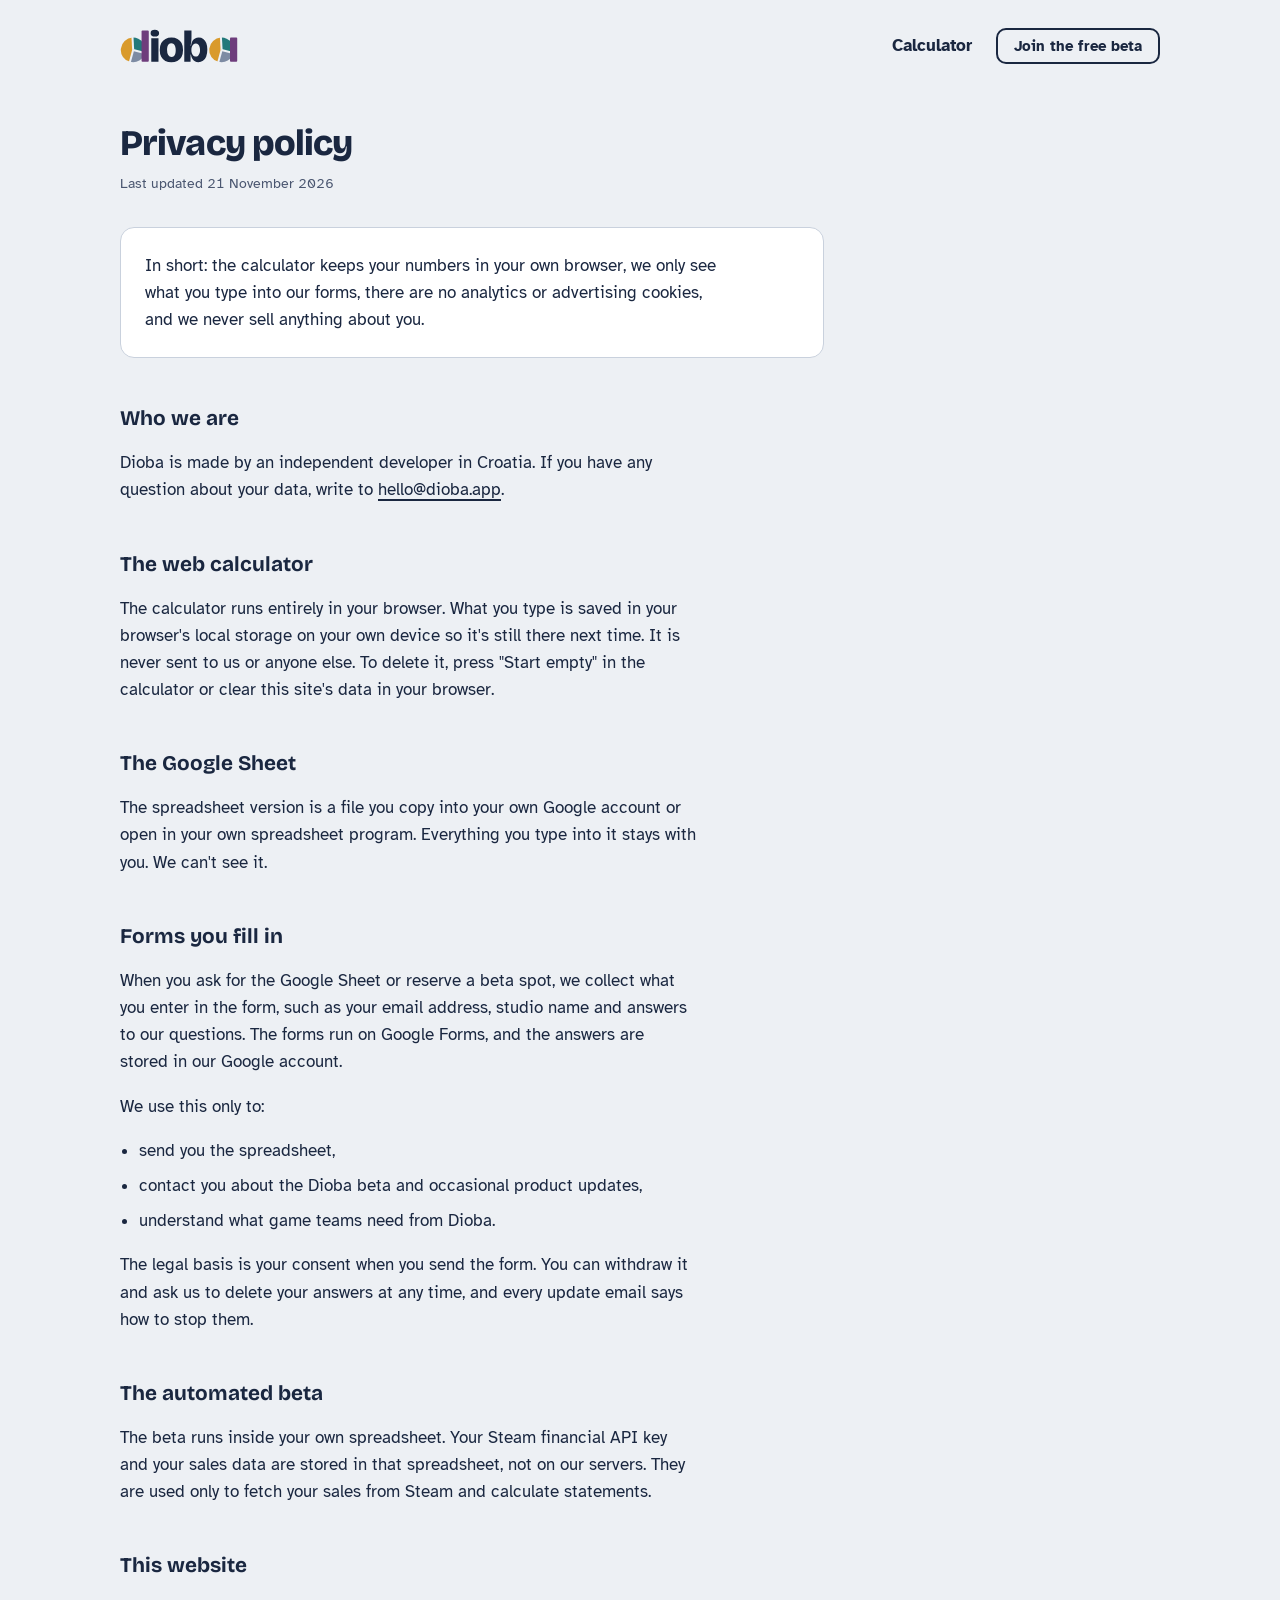
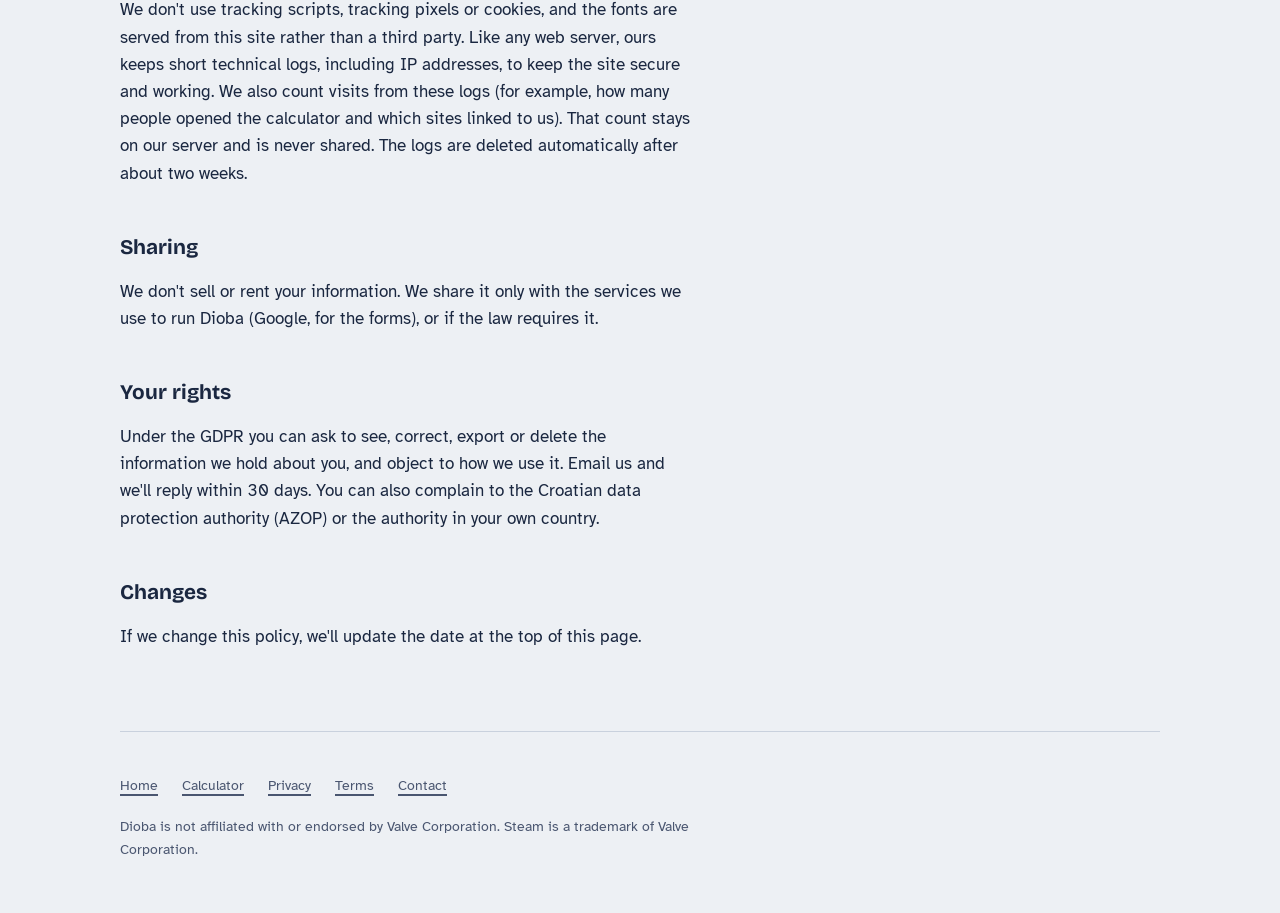
<file: privacy.html>
<!DOCTYPE html>
<html lang="en">
<head>
<meta charset="utf-8">
<meta name="viewport" content="width=device-width, initial-scale=1">
<title>Privacy policy | Dioba</title>
<link rel="canonical" href="https://dioba.app/privacy.html">
<meta name="description" content="How Dioba handles your data: the calculator keeps your numbers in your browser, and there are no tracking cookies.">
<link rel="icon" href="assets/favicon.svg" type="image/svg+xml">
<link rel="icon" href="assets/favicon-32.png" type="image/png" sizes="32x32">
<link rel="manifest" href="site.webmanifest">
<meta name="theme-color" content="#1A2740">
<link rel="apple-touch-icon" href="assets/apple-touch-icon.png">
<link rel="stylesheet" href="assets/tokens.css">
<script src="assets/site.js"></script>
<style>
  .legal { max-width: 44rem; padding: var(--s-6) 0 var(--s-8); }
  .legal .h1 { margin-bottom: var(--s-2); }
  .legal .updated { margin: 0 0 var(--s-6); }
  .legal .summary { background: var(--surface); border: 1px solid var(--line); border-radius: var(--r-lg); padding: var(--s-5); margin-bottom: var(--s-7); }
  .legal .summary p { margin: 0; }
  .legal h2 { font: 700 1.3rem/1.25 var(--display); margin: var(--s-7) 0 var(--s-3); }
  .legal p, .legal li { max-width: var(--measure); }
  .legal ul { padding-left: 1.2rem; }
  .legal li { margin-bottom: var(--s-2); }
</style>
</head>
<body>
<div class="container">
  <header class="site-header">
    <a class="wordmark" href="./"><img src="assets/logo.svg" alt="Dioba home" width="318" height="92"></a>
    <nav class="site-nav" aria-label="Main">
      <a class="nav-link" href="calculator/">Calculator</a>
      <a class="btn btn-sm" data-link="reserve" href="./#beta">Join the free beta</a>
    </nav>
  </header>

  <main class="legal">
    <h1 class="h1">Privacy policy</h1>
    <p class="updated small">Last updated 21 November 2026</p>
    <div class="summary"><p>In short: the calculator keeps your numbers in your own browser, we only see what you type into our forms, there are no analytics or advertising cookies, and we never sell anything about you.</p></div>

    <h2>Who we are</h2>
    <p>Dioba is made by an independent developer in Croatia. If you have any question about your data, write to <a data-link="email" data-show href="mailto:hello@dioba.app">hello@dioba.app</a>.</p>

    <h2>The web calculator</h2>
    <p>The calculator runs entirely in your browser. What you type is saved in your browser's local storage on your own device so it's still there next time. It is never sent to us or anyone else. To delete it, press "Start empty" in the calculator or clear this site's data in your browser.</p>

    <h2>The Google Sheet</h2>
    <p>The spreadsheet version is a file you copy into your own Google account or open in your own spreadsheet program. Everything you type into it stays with you. We can't see it.</p>

    <h2>Forms you fill in</h2>
    <p>When you ask for the Google Sheet or reserve a beta spot, we collect what you enter in the form, such as your email address, studio name and answers to our questions. The forms run on Google Forms, and the answers are stored in our Google account.</p>
    <p>We use this only to:</p>
    <ul>
      <li>send you the spreadsheet,</li>
      <li>contact you about the Dioba beta and occasional product updates,</li>
      <li>understand what game teams need from Dioba.</li>
    </ul>
    <p>The legal basis is your consent when you send the form. You can withdraw it and ask us to delete your answers at any time, and every update email says how to stop them.</p>

    <h2>The automated beta</h2>
    <p>The beta runs inside your own spreadsheet. Your Steam financial API key and your sales data are stored in that spreadsheet, not on our servers. They are used only to fetch your sales from Steam and calculate statements.</p>

    <h2>This website</h2>
    <p>We don't use tracking scripts, tracking pixels or cookies, and the fonts are served from this site rather than a third party. Like any web server, ours keeps short technical logs, including IP addresses, to keep the site secure and working. We also count visits from these logs (for example, how many people opened the calculator and which sites linked to us). That count stays on our server and is never shared. The logs are deleted automatically after about two weeks.</p>

    <h2>Sharing</h2>
    <p>We don't sell or rent your information. We share it only with the services we use to run Dioba (Google, for the forms), or if the law requires it.</p>

    <h2>Your rights</h2>
    <p>Under the GDPR you can ask to see, correct, export or delete the information we hold about you, and object to how we use it. Email us and we'll reply within 30 days. You can also complain to the Croatian data protection authority (AZOP) or the authority in your own country.</p>

    <h2>Changes</h2>
    <p>If we change this policy, we'll update the date at the top of this page.</p>
  </main>

  <footer class="site-footer">
    <nav aria-label="Footer">
      <a href="./">Home</a>
      <a href="calculator/">Calculator</a>
      <a href="privacy.html">Privacy</a>
      <a href="terms.html">Terms</a>
      <a data-link="email" href="mailto:hello@dioba.app">Contact</a>
    </nav>
    <p>Dioba is not affiliated with or endorsed by Valve Corporation. Steam is a trademark of Valve Corporation.</p>
  </footer>
</div>
</body>
</html>
</file>
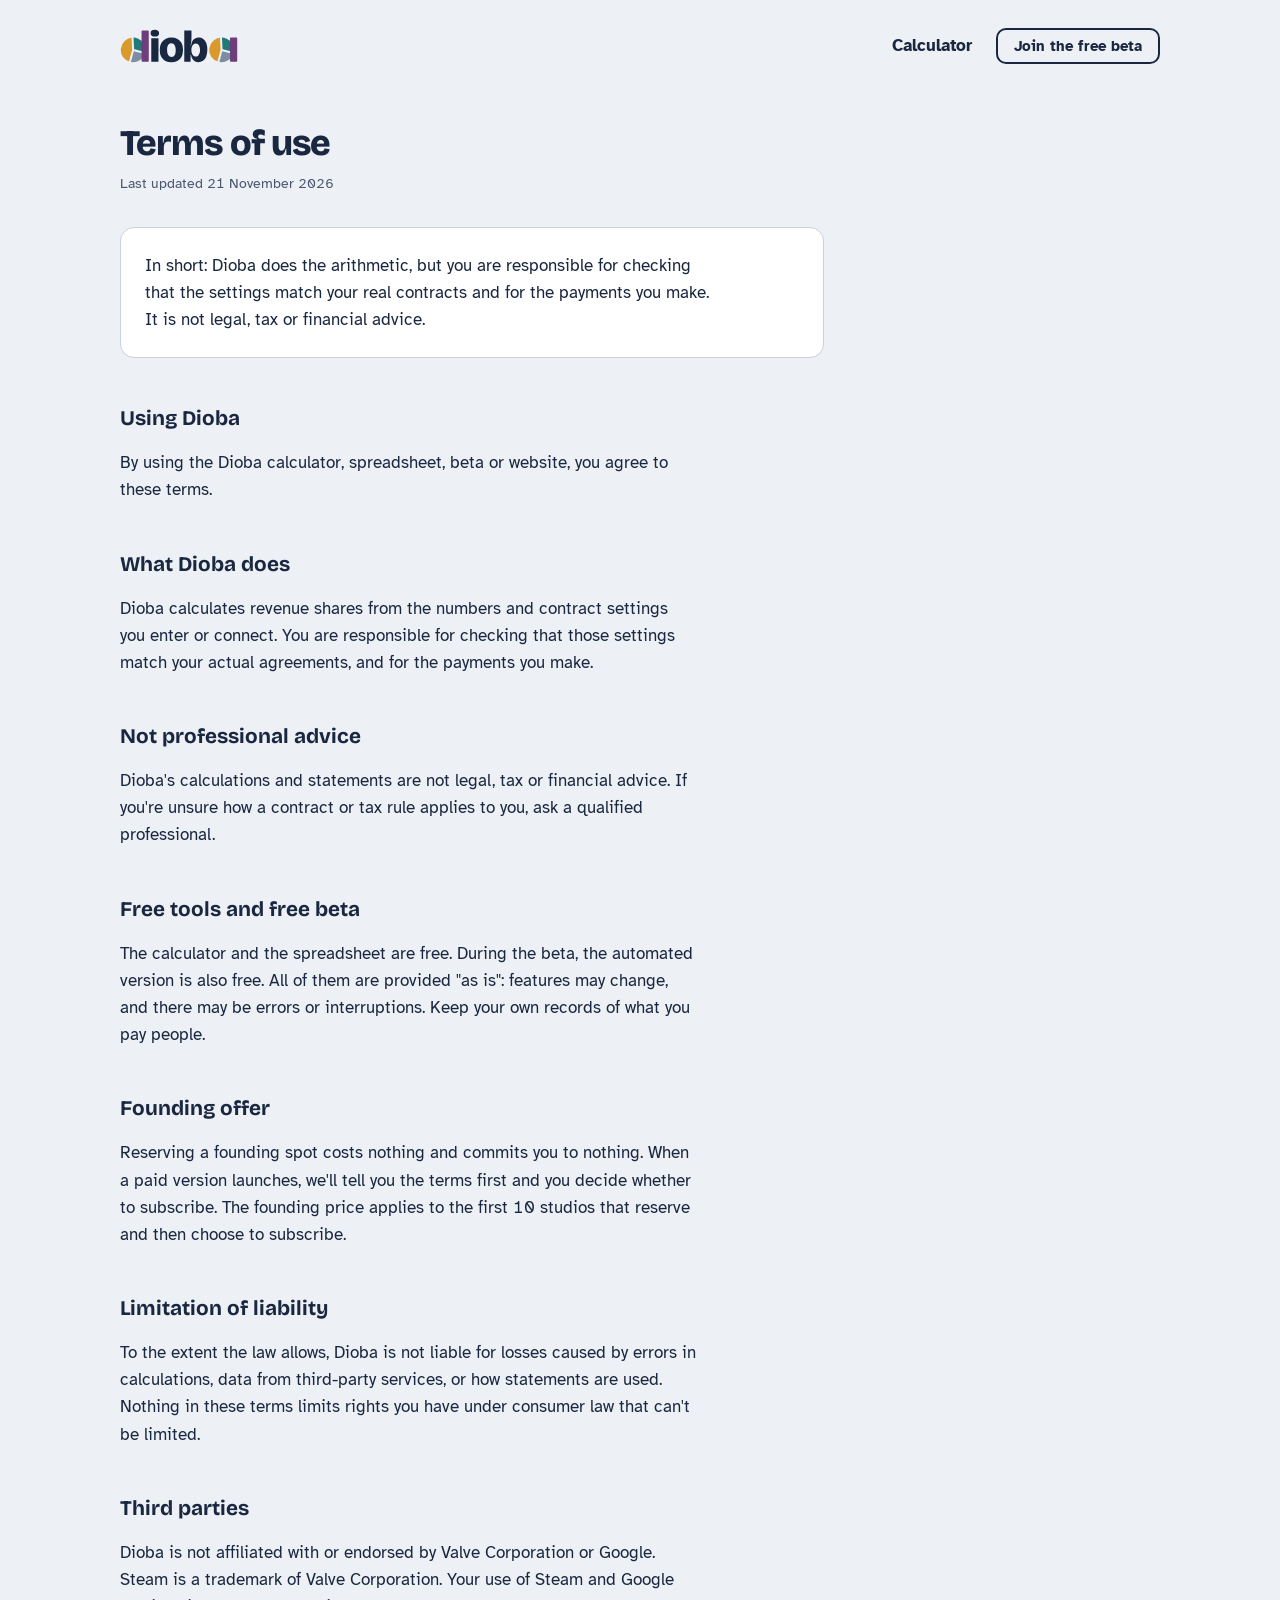
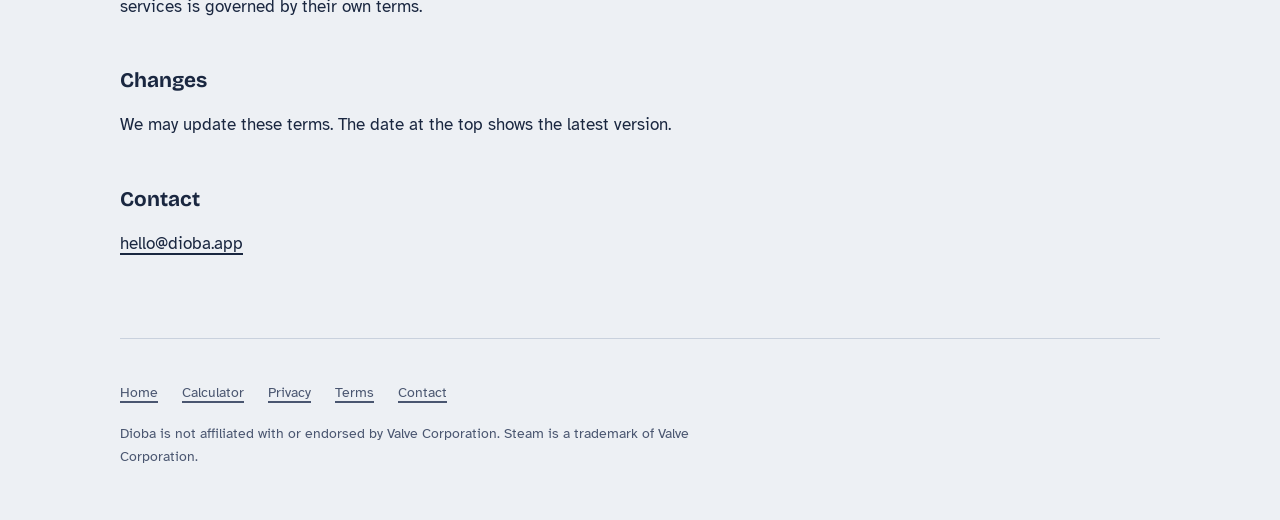
<file: terms.html>
<!DOCTYPE html>
<html lang="en">
<head>
<meta charset="utf-8">
<meta name="viewport" content="width=device-width, initial-scale=1">
<title>Terms of use | Dioba</title>
<link rel="canonical" href="https://dioba.app/terms.html">
<meta name="description" content="The terms for using the Dioba calculator, spreadsheet and beta.">
<link rel="icon" href="assets/favicon.svg" type="image/svg+xml">
<link rel="icon" href="assets/favicon-32.png" type="image/png" sizes="32x32">
<link rel="manifest" href="site.webmanifest">
<meta name="theme-color" content="#1A2740">
<link rel="apple-touch-icon" href="assets/apple-touch-icon.png">
<link rel="stylesheet" href="assets/tokens.css">
<script src="assets/site.js"></script>
<style>
  .legal { max-width: 44rem; padding: var(--s-6) 0 var(--s-8); }
  .legal .h1 { margin-bottom: var(--s-2); }
  .legal .updated { margin: 0 0 var(--s-6); }
  .legal .summary { background: var(--surface); border: 1px solid var(--line); border-radius: var(--r-lg); padding: var(--s-5); margin-bottom: var(--s-7); }
  .legal .summary p { margin: 0; }
  .legal h2 { font: 700 1.3rem/1.25 var(--display); margin: var(--s-7) 0 var(--s-3); }
  .legal p, .legal li { max-width: var(--measure); }
  .legal ul { padding-left: 1.2rem; }
  .legal li { margin-bottom: var(--s-2); }
</style>
</head>
<body>
<div class="container">
  <header class="site-header">
    <a class="wordmark" href="./"><img src="assets/logo.svg" alt="Dioba home" width="318" height="92"></a>
    <nav class="site-nav" aria-label="Main">
      <a class="nav-link" href="calculator/">Calculator</a>
      <a class="btn btn-sm" data-link="reserve" href="./#beta">Join the free beta</a>
    </nav>
  </header>

  <main class="legal">
    <h1 class="h1">Terms of use</h1>
    <p class="updated small">Last updated 21 November 2026</p>
    <div class="summary"><p>In short: Dioba does the arithmetic, but you are responsible for checking that the settings match your real contracts and for the payments you make. It is not legal, tax or financial advice.</p></div>

    <h2>Using Dioba</h2>
    <p>By using the Dioba calculator, spreadsheet, beta or website, you agree to these terms.</p>

    <h2>What Dioba does</h2>
    <p>Dioba calculates revenue shares from the numbers and contract settings you enter or connect. You are responsible for checking that those settings match your actual agreements, and for the payments you make.</p>

    <h2>Not professional advice</h2>
    <p>Dioba's calculations and statements are not legal, tax or financial advice. If you're unsure how a contract or tax rule applies to you, ask a qualified professional.</p>

    <h2>Free tools and free beta</h2>
    <p>The calculator and the spreadsheet are free. During the beta, the automated version is also free. All of them are provided "as is": features may change, and there may be errors or interruptions. Keep your own records of what you pay people.</p>

    <h2>Founding offer</h2>
    <p>Reserving a founding spot costs nothing and commits you to nothing. When a paid version launches, we'll tell you the terms first and you decide whether to subscribe. The founding price applies to the first 10 studios that reserve and then choose to subscribe.</p>

    <h2>Limitation of liability</h2>
    <p>To the extent the law allows, Dioba is not liable for losses caused by errors in calculations, data from third-party services, or how statements are used. Nothing in these terms limits rights you have under consumer law that can't be limited.</p>

    <h2>Third parties</h2>
    <p>Dioba is not affiliated with or endorsed by Valve Corporation or Google. Steam is a trademark of Valve Corporation. Your use of Steam and Google services is governed by their own terms.</p>

    <h2>Changes</h2>
    <p>We may update these terms. The date at the top shows the latest version.</p>

    <h2>Contact</h2>
    <p><a data-link="email" data-show href="mailto:hello@dioba.app">hello@dioba.app</a></p>
  </main>

  <footer class="site-footer">
    <nav aria-label="Footer">
      <a href="./">Home</a>
      <a href="calculator/">Calculator</a>
      <a href="privacy.html">Privacy</a>
      <a href="terms.html">Terms</a>
      <a data-link="email" href="mailto:hello@dioba.app">Contact</a>
    </nav>
    <p>Dioba is not affiliated with or endorsed by Valve Corporation. Steam is a trademark of Valve Corporation.</p>
  </footer>
</div>
</body>
</html>
</file>
<file: assets/tokens.css>
/* Dioba design tokens and shared components. See DESIGN.md for the reasoning behind each value. */
/* Fonts are served from this site, so visitors' browsers never contact Google. Both fonts use the SIL Open Font License. */
@font-face { font-family: 'Bricolage Grotesque'; font-style: normal; font-display: swap; font-weight: 200 800; src: url(fonts/bricolage-grotesque-latin-ext-opsz-normal.woff2) format('woff2-variations'), url(fonts/bricolage-grotesque-latin-ext-opsz-normal.woff2) format('woff2'); unicode-range: U+0100-02BA,U+02BD-02C5,U+02C7-02CC,U+02CE-02D7,U+02DD-02FF,U+0304,U+0308,U+0329,U+1D00-1DBF,U+1E00-1E9F,U+1EF2-1EFF,U+2020,U+20A0-20AB,U+20AD-20C0,U+2113,U+2C60-2C7F,U+A720-A7FF; }
@font-face { font-family: 'Atkinson Hyperlegible'; font-style: normal; font-display: swap; font-weight: 400; src: url(fonts/atkinson-hyperlegible-latin-ext-400-normal.woff2) format('woff2'); unicode-range: U+0100-02BA,U+02BD-02C5,U+02C7-02CC,U+02CE-02D7,U+02DD-02FF,U+0304,U+0308,U+0329,U+1D00-1DBF,U+1E00-1E9F,U+1EF2-1EFF,U+2020,U+20A0-20AB,U+20AD-20C0,U+2113,U+2C60-2C7F,U+A720-A7FF; }
@font-face { font-family: 'Atkinson Hyperlegible'; font-style: normal; font-display: swap; font-weight: 700; src: url(fonts/atkinson-hyperlegible-latin-ext-700-normal.woff2) format('woff2'); unicode-range: U+0100-02BA,U+02BD-02C5,U+02C7-02CC,U+02CE-02D7,U+02DD-02FF,U+0304,U+0308,U+0329,U+1D00-1DBF,U+1E00-1E9F,U+1EF2-1EFF,U+2020,U+20A0-20AB,U+20AD-20C0,U+2113,U+2C60-2C7F,U+A720-A7FF; }
@font-face { font-family: 'Bricolage Grotesque'; font-style: normal; font-display: swap; font-weight: 200 800; src: url(fonts/bricolage-grotesque-latin-opsz-normal.woff2) format('woff2-variations'), url(fonts/bricolage-grotesque-latin-opsz-normal.woff2) format('woff2'); unicode-range: U+0000-00FF,U+0131,U+0152-0153,U+02BB-02BC,U+02C6,U+02DA,U+02DC,U+0304,U+0308,U+0329,U+2000-206F,U+20AC,U+2122,U+2191,U+2193,U+2212,U+2215,U+FEFF,U+FFFD; }
@font-face { font-family: 'Atkinson Hyperlegible'; font-style: normal; font-display: swap; font-weight: 400; src: url(fonts/atkinson-hyperlegible-latin-400-normal.woff2) format('woff2'); unicode-range: U+0000-00FF,U+0131,U+0152-0153,U+02BB-02BC,U+02C6,U+02DA,U+02DC,U+0304,U+0308,U+0329,U+2000-206F,U+20AC,U+2122,U+2191,U+2193,U+2212,U+2215,U+FEFF,U+FFFD; }
@font-face { font-family: 'Atkinson Hyperlegible'; font-style: normal; font-display: swap; font-weight: 700; src: url(fonts/atkinson-hyperlegible-latin-700-normal.woff2) format('woff2'); unicode-range: U+0000-00FF,U+0131,U+0152-0153,U+02BB-02BC,U+02C6,U+02DA,U+02DC,U+0304,U+0308,U+0329,U+2000-206F,U+20AC,U+2122,U+2191,U+2193,U+2212,U+2215,U+FEFF,U+FFFD; }

:root {
  /* Color */
  --paper: #EDF0F4;
  --surface: #FFFFFF;
  --ink: #1A2740;
  --ink-soft: #4A5670;
  --line: #C9D1DD;
  --rule: #E3E8EF;
  --primary: #22797A;
  --primary-hover: #1A6364;
  --accent: #D99A2B;
  --accent-hover: #C78A1E;
  --error: #A3392B;
  --seg-1: #6E3D7C;
  --seg-2: #22797A;
  --seg-3: #D99A2B;
  --seg-4: #5F6C85;
  --on-dark: #DCE2EC;
  --on-dark-soft: #AEB8C8;
  --recoup: #AEB8C8;

  /* Type */
  --display: 'Bricolage Grotesque', system-ui, sans-serif;
  --body: 'Atkinson Hyperlegible', system-ui, sans-serif;
  --t-hero: clamp(2.6rem, 6vw, 4.5rem);
  --t-h1: 2.25rem;
  --t-h2: clamp(1.75rem, 3.2vw, 2.4rem);
  --t-h3: 1.25rem;
  --t-lead: 1.2rem;
  --t-body: 1.0625rem;
  --t-small: 0.9rem;
  --t-micro: 0.8rem;
  --measure: 36rem;

  /* Space */
  --s-1: 4px; --s-2: 8px; --s-3: 12px; --s-4: 16px; --s-5: 24px;
  --s-6: 32px; --s-7: 48px; --s-8: 64px; --s-9: 96px;
  --width: 68rem;

  /* Shape */
  --r-sm: 6px; --r-md: 10px; --r-lg: 14px; --r-xl: 20px;
}

*, *::before, *::after { box-sizing: border-box; }
html { -webkit-text-size-adjust: 100%; }
body {
  margin: 0;
  background: var(--paper);
  color: var(--ink);
  font: 400 var(--t-body)/1.6 var(--body);
  font-variant-numeric: tabular-nums;
}
img, svg { display: block; max-width: 100%; }
:focus-visible { outline: 3px solid var(--ink); outline-offset: 3px; border-radius: 4px; }
.on-dark :focus-visible { outline-color: var(--accent); }
.sr-only { position: absolute; width: 1px; height: 1px; overflow: hidden; clip: rect(0 0 0 0); white-space: nowrap; }

.container { max-width: var(--width); margin: 0 auto; padding: 0 var(--s-5); }

/* Links */
a { color: inherit; text-decoration-thickness: 2px; text-underline-offset: 4px; }
a:hover { color: var(--primary); }

/* Headings */
.h-hero { font: 800 var(--t-hero)/1.02 var(--display); letter-spacing: -0.035em; margin: 0; }
.h1 { font: 800 var(--t-h1)/1.1 var(--display); letter-spacing: -0.025em; margin: 0; }
.h2 { font: 700 var(--t-h2)/1.12 var(--display); letter-spacing: -0.02em; margin: 0; }
.h3 { font: 700 var(--t-h3)/1.25 var(--display); margin: 0; }
.lead { font-size: var(--t-lead); line-height: 1.55; color: var(--ink-soft); max-width: var(--measure); margin: 0; }
.small { font-size: var(--t-small); color: var(--ink-soft); }

/* Buttons */
.btn {
  display: inline-flex; align-items: center; justify-content: center; gap: var(--s-2);
  min-height: 44px; padding: 0 var(--s-5);
  font: 700 1rem/1 var(--body); text-decoration: none; cursor: pointer;
  border-radius: var(--r-md); border: 2px solid var(--ink); background: transparent; color: var(--ink);
  transition: background-color 120ms, border-color 120ms, color 120ms;
}
.btn:hover { background: var(--surface); color: var(--ink); }
.btn-primary { background: var(--primary); border-color: var(--primary); color: #fff; }
.btn-primary:hover { background: var(--primary-hover); border-color: var(--primary-hover); color: #fff; }
.btn-accent { background: var(--accent); border-color: var(--accent); color: var(--ink); }
.btn-accent:hover { background: var(--accent-hover); border-color: var(--accent-hover); color: var(--ink); }
.btn-sm { min-height: 36px; padding: 0 var(--s-4); font-size: 0.92rem; }
.btn:disabled { opacity: 0.45; cursor: not-allowed; }
.btn-quiet { border: none; padding: 0; min-height: auto; background: none; text-decoration: underline; text-decoration-thickness: 2px; text-underline-offset: 4px; }

/* Inputs */
.input, input:not([type]), input[type=text], input[type=email], input[type=number], input[type=month], select {
  font: inherit; font-weight: 400; color: var(--ink); background: var(--surface);
  border: 1px solid var(--line); border-radius: var(--r-sm);
  min-height: 44px; padding: 0 var(--s-3); min-width: 0;
}
input::placeholder { color: #5F6B82; opacity: 1; }
input:hover, select:hover { border-color: var(--ink-soft); }

/* Cards */
.card { background: var(--surface); border: 1px solid var(--line); border-radius: var(--r-lg); padding: var(--s-5); }

/* Statement */
.statement-row { display: flex; justify-content: space-between; gap: var(--s-4); padding: var(--s-3) 0; border-top: 1px solid var(--rule); }
.statement-row.pay { color: var(--primary); font-weight: 700; font-size: 1.15rem; }

/* Site header and footer */
.site-header { display: flex; align-items: center; justify-content: space-between; gap: var(--s-4); padding: var(--s-5) 0; }
.wordmark { display: inline-flex; align-items: center; min-height: 44px; }
.wordmark img { height: 34px; width: auto; }
.site-nav { display: flex; align-items: center; gap: var(--s-5); }
.site-nav a.nav-link { font-weight: 700; text-decoration: none; }
.site-nav a.nav-link:hover { text-decoration: underline; }
.site-footer { border-top: 1px solid var(--line); padding: var(--s-6) 0 var(--s-7); color: var(--ink-soft); font-size: var(--t-small); }
.site-footer nav { display: flex; flex-wrap: wrap; column-gap: var(--s-5); margin-bottom: var(--s-2); }
.site-footer nav a { display: inline-block; padding: 10px 0; }
.site-footer p { margin: var(--s-1) 0; max-width: 40rem; }

@media (max-width: 640px) {
  .site-nav a.nav-link { display: none; }
  .wordmark img { height: 28px; }
}
@media (prefers-reduced-motion: reduce) {
  *, *::before, *::after { transition: none !important; animation: none !important; }
}
</file>
